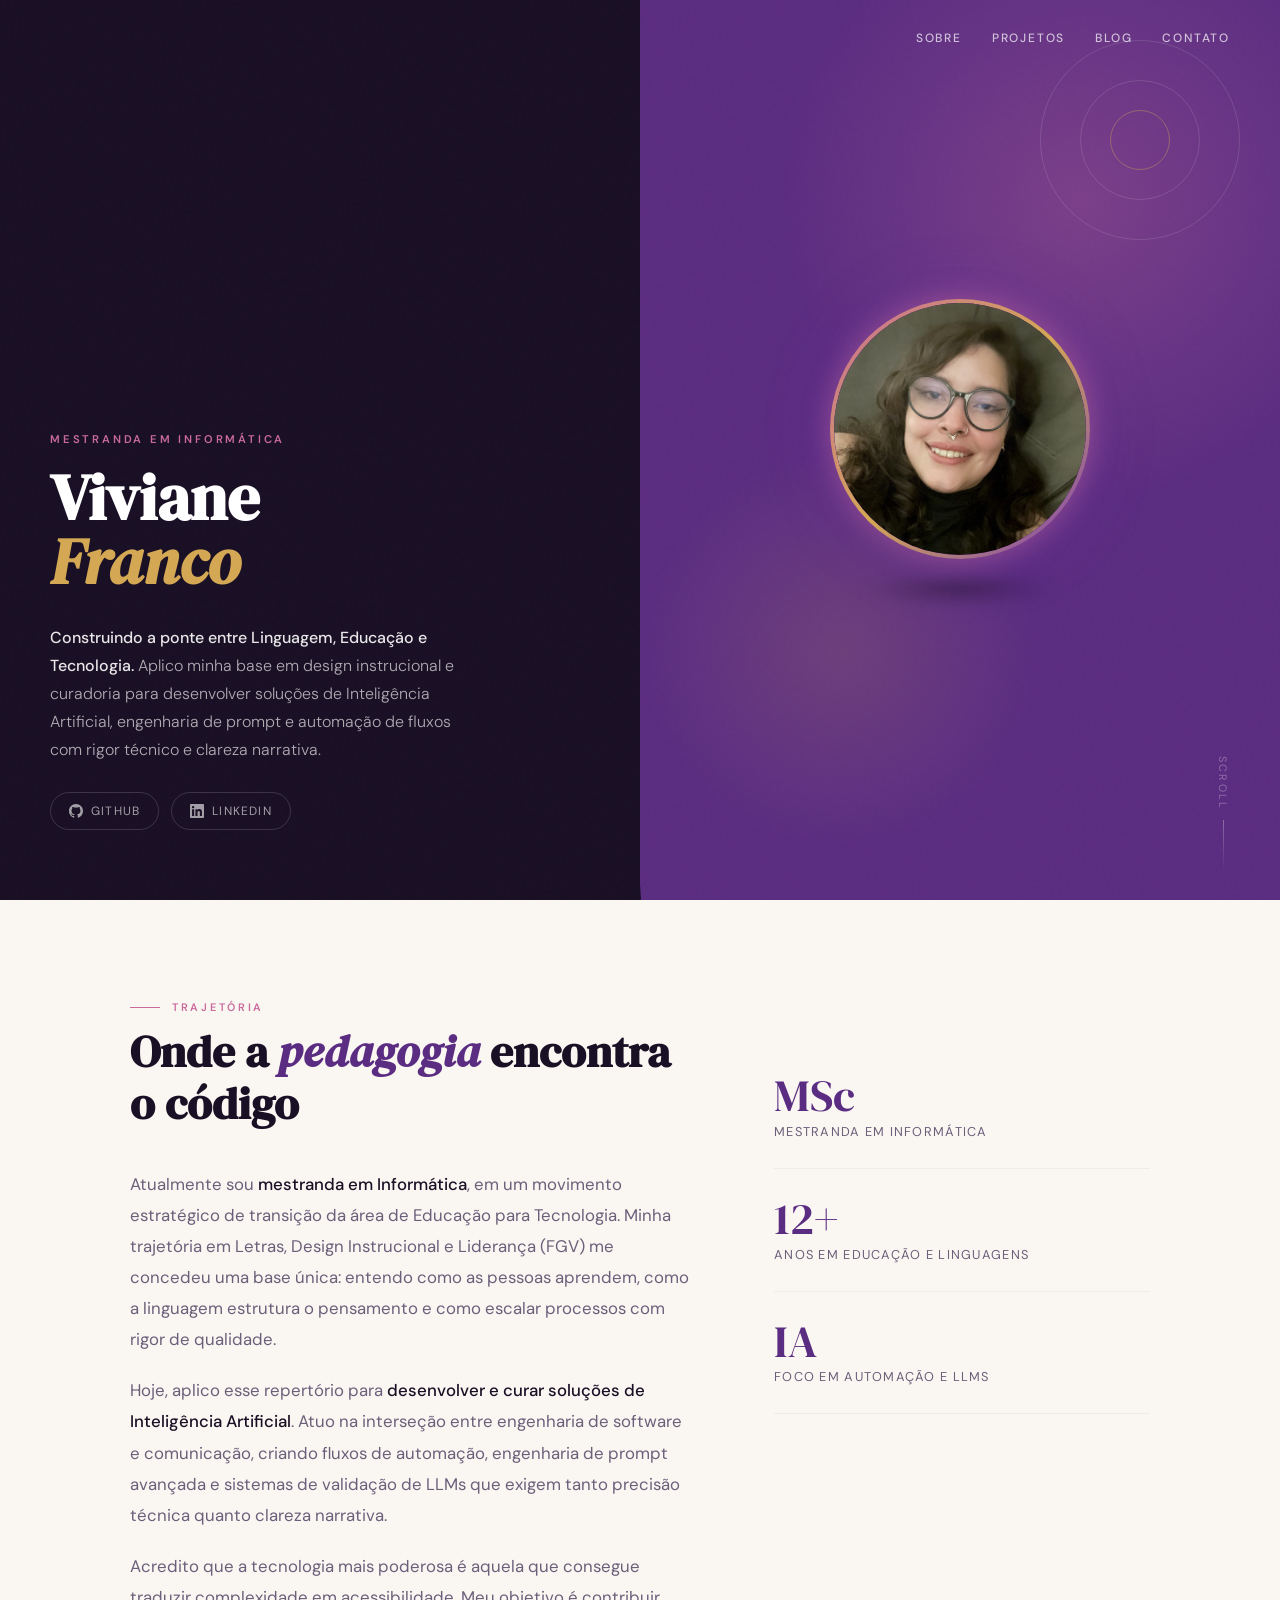
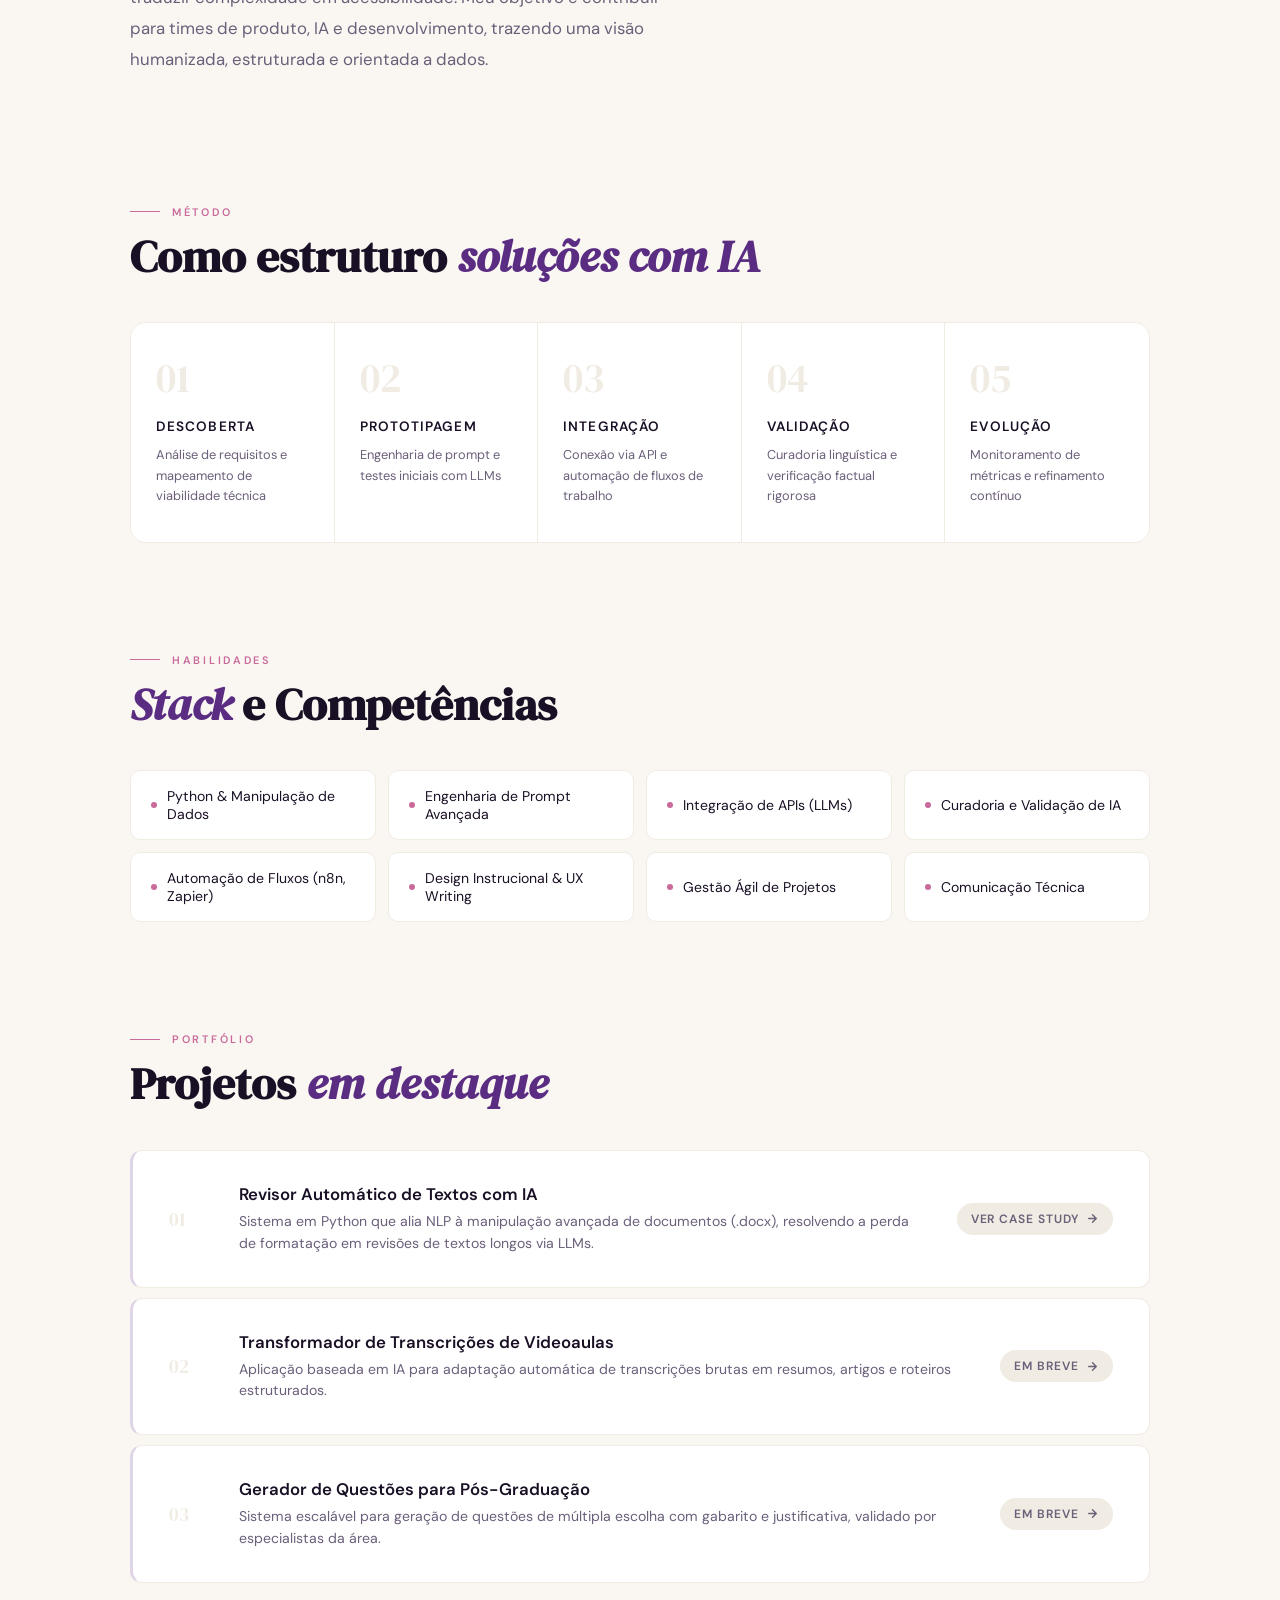
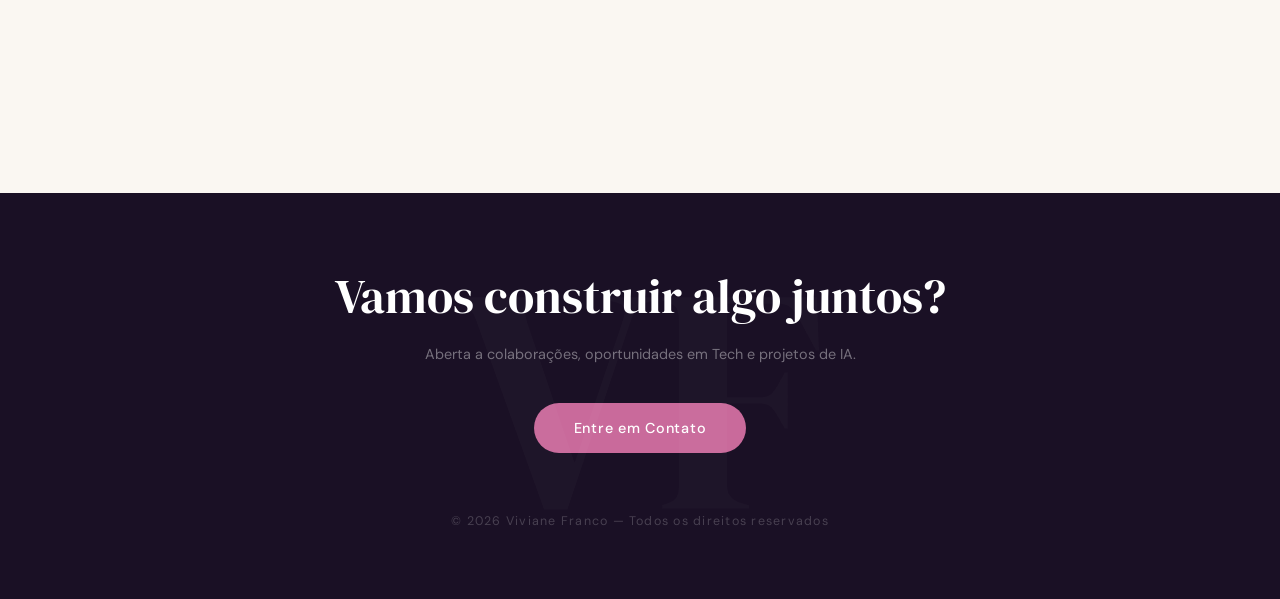
<file: index.html>
<!DOCTYPE html>
<html lang="pt-BR">
<head>
    <meta charset="UTF-8">
    <meta name="viewport" content="width=device-width, initial-scale=1.0">
    <title>Viviane Franco | Mestranda em Informática & Especialista em IA</title>
    <meta name="description" content="Viviane Franco - Mestranda em Informática em transição para a área de Tecnologia. Especialista em unir linguagem, educação e Inteligência Artificial Generativa para construir soluções inovadoras.">
    <link href="https://fonts.googleapis.com/css2?family=DM+Serif+Display:ital@0;1&family=DM+Sans:opsz,wght@9..40,300;9..40,400;9..40,500;9..40,600&display=swap" rel="stylesheet">
    <style>
        :root {
            --ink: #1a1025;
            --cream: #faf7f2;
            --mist: #f0ebe3;
            --plum: #5b2d82;
            --violet: #7c3db8;
            --rose: #c96a9b;
            --gold: #d4a853;
            --text-soft: #6b5f7a;
        }
        * { margin: 0; padding: 0; box-sizing: border-box; }
        html { scroll-behavior: smooth; }
        ::selection { background: var(--rose); color: white; }
        body {
            font-family: 'DM Sans', sans-serif;
            background: var(--cream);
            color: var(--ink);
            overflow-x: hidden;
        }
        body::before {
            content: '';
            position: fixed;
            inset: 0;
            background-image: url("data:image/svg+xml,%3Csvg viewBox='0 0 256 256' xmlns='http://www.w3.org/2000/svg'%3E%3Cfilter id='noise'%3E%3CfeTurbulence type='fractalNoise' baseFrequency='0.9' numOctaves='4' stitchTiles='stitch'/%3E%3C/filter%3E%3Crect width='100%25' height='100%25' filter='url(%23noise)' opacity='0.03'/%3E%3C/svg%3E");
            pointer-events: none;
            z-index: 1000;
            opacity: 0.4;
        }

        /* ── NAV ── */
        .top-nav {
            position: absolute;
            top: 0; left: 0; right: 0;
            padding: 30px 50px;
            display: flex;
            justify-content: flex-end;
            gap: 30px;
            z-index: 20;
        }
        .top-nav a {
            color: rgba(255,255,255,0.7);
            text-decoration: none;
            font-size: 0.75rem;
            font-weight: 500;
            letter-spacing: 0.15em;
            text-transform: uppercase;
            transition: color 0.3s;
        }
        .top-nav a:hover { color: var(--gold); }

        /* ── HEADER ── */
        header {
            min-height: 100vh;
            display: grid;
            grid-template-columns: 1fr 1fr;
            position: relative;
            overflow: hidden;
        }
        .header-left {
            background: var(--ink);
            display: flex;
            flex-direction: column;
            justify-content: flex-end;
            padding: 60px 50px 70px;
            position: relative;
            z-index: 2;
        }
        .header-left::after {
            content: '';
            position: absolute;
            top: 0; right: -1px; bottom: 0;
            width: 80px;
            background: var(--ink);
            clip-path: polygon(0 0, 30% 0, 100% 100%, 0 100%);
            z-index: 3;
        }
        .header-right {
            background: var(--plum);
            position: relative;
            overflow: hidden;
            display: flex;
            align-items: center;
            justify-content: center;
        }
        .header-right::before {
            content: '';
            position: absolute;
            width: 600px; height: 600px;
            border-radius: 50%;
            background: radial-gradient(circle, rgba(196,106,155,0.3) 0%, transparent 70%);
            top: -100px; right: -100px;
            pointer-events: none;
        }
        .header-right::after {
            content: '';
            position: absolute;
            width: 400px; height: 400px;
            border-radius: 50%;
            background: radial-gradient(circle, rgba(212,168,83,0.15) 0%, transparent 70%);
            bottom: 50px; left: 0;
            pointer-events: none;
        }

        /* ── PROFILE ── */
        .profile-container {
            position: relative; z-index: 2;
            display: flex; flex-direction: column;
            align-items: center; justify-content: center;
            padding: 50px 40px; flex-shrink: 0;
            animation: profileIn 1s ease 0.35s both;
        }
        @keyframes profileIn {
            from { opacity: 0; transform: translateY(20px); }
            to   { opacity: 1; transform: translateY(0); }
        }
        .profile-ring {
            position: relative; width: 260px; height: 260px;
            border-radius: 50%; padding: 4px;
            background: linear-gradient(135deg, var(--rose), var(--gold), var(--violet));
            box-shadow: 0 0 28px rgba(201, 106, 155, 0.5), 0 0 65px rgba(124, 61, 184, 0.3);
        }
        .profile-ring-inner {
            width: 100%; height: 100%; border-radius: 50%;
            overflow: hidden; background: var(--plum);
            position: relative; box-shadow: inset 0 0 20px rgba(0, 0, 0, 0.4);
        }
        .profile-img {
            width: 100%; height: 100%; display: block;
            object-fit: cover; object-position: center top;
            border-radius: 50%; filter: contrast(1.04) saturate(1.05);
            transition: transform 0.5s ease;
        }
        .profile-ring:hover .profile-img { transform: scale(1.04); }
        .profile-ring-inner::after {
            content: ''; position: absolute; inset: 0; border-radius: 50%;
            background: radial-gradient(circle at 32% 28%, rgba(255, 255, 255, 0.12) 0%, transparent 55%);
            pointer-events: none; z-index: 2;
        }
        .profile-fallback {
            display: none; width: 100%; height: 100%; border-radius: 50%;
            background: linear-gradient(135deg, var(--violet) 0%, var(--rose) 100%);
            align-items: center; justify-content: center; position: relative;
        }
        .profile-fallback-initials {
            font-family: 'DM Serif Display', serif;
            font-size: 5rem; color: white; letter-spacing: -2px; position: relative; z-index: 1;
        }
        .profile-shadow {
            width: 200px; height: 24px; border-radius: 50%;
            background: radial-gradient(ellipse, rgba(0,0,0,0.45) 0%, transparent 70%);
            margin-top: 18px; filter: blur(8px);
        }
        .deco-circle {
            position: absolute; border-radius: 50%;
            border: 1px solid rgba(255,255,255,0.12); pointer-events: none;
        }
        .deco-1 { width: 200px; height: 200px; top: 40px; right: 40px; }
        .deco-2 { width: 120px; height: 120px; top: 80px; right: 80px; }
        .deco-3 { width: 60px; height: 60px; top: 110px; right: 110px; border-color: var(--gold); opacity: 0.4; }

        /* ── HEADER TEXT ── */
        .eyebrow {
            font-size: 0.7rem; font-weight: 600; letter-spacing: 0.25em;
            text-transform: uppercase; color: var(--rose); margin-bottom: 20px;
        }
        .header-name {
            font-family: 'DM Serif Display', serif;
            font-size: clamp(3rem, 5vw, 5rem);
            color: white; line-height: 1; margin-bottom: 30px;
        }
        .header-name em { font-style: italic; color: var(--gold); }
        .header-tagline {
            color: rgba(255,255,255,0.65); font-size: 1rem; font-weight: 300;
            line-height: 1.75; max-width: 420px; margin-bottom: 18px;
        }
        .header-tagline strong { color: rgba(255,255,255,0.9); font-weight: 500; }
        .social-links { display: flex; gap: 12px; flex-wrap: wrap; margin-top: 10px; }
        .social-links a {
            display: flex; align-items: center; gap: 8px;
            color: rgba(255,255,255,0.6); text-decoration: none;
            font-size: 0.75rem; letter-spacing: 0.1em; text-transform: uppercase;
            border: 1px solid rgba(255,255,255,0.15); padding: 10px 18px;
            border-radius: 100px; transition: all 0.3s ease;
        }
        .social-links a:hover {
            color: white; border-color: var(--rose); background: rgba(201,106,155,0.12);
        }
        .scroll-hint {
            position: absolute; bottom: 30px; right: 50px;
            color: rgba(255,255,255,0.3); font-size: 0.68rem;
            letter-spacing: 0.2em; text-transform: uppercase;
            writing-mode: vertical-rl; display: flex; align-items: center; gap: 10px; z-index: 10;
        }
        .scroll-hint::after {
            content: ''; width: 1px; height: 50px;
            background: linear-gradient(to bottom, rgba(255,255,255,0.3), transparent);
            animation: scrollLine 1.5s ease-in-out infinite;
        }
        @keyframes scrollLine { 0%, 100% { opacity: 0.3; } 50% { opacity: 1; } }
        @keyframes fadeUp {
            from { opacity: 0; transform: translateY(30px); }
            to { opacity: 1; transform: translateY(0); }
        }
        .header-left > * { animation: fadeUp 0.8s ease forwards; opacity: 0; }
        .eyebrow { animation-delay: 0.1s; }
        .header-name { animation-delay: 0.25s; }
        .header-tagline { animation-delay: 0.4s; }
        .social-links { animation-delay: 0.55s; }

        /* ── MAIN ── */
        main { max-width: 1100px; margin: 0 auto; padding: 100px 40px; }
        .section-label {
            font-size: 0.68rem; font-weight: 600; letter-spacing: 0.25em;
            text-transform: uppercase; color: var(--rose); margin-bottom: 12px;
            display: flex; align-items: center; gap: 12px;
        }
        .section-label::before { content: ''; width: 30px; height: 1px; background: var(--rose); }
        .section-title {
            font-family: 'DM Serif Display', serif;
            font-size: clamp(2rem, 3.5vw, 3rem);
            color: var(--ink); margin-bottom: 40px; line-height: 1.15;
        }
        .section-title em { font-style: italic; color: var(--plum); }
        section { margin-bottom: 110px; }

        .sobre-grid { display: grid; grid-template-columns: 3fr 2fr; gap: 80px; align-items: start; }
        .sobre-text p {
            color: var(--text-soft); font-size: 1.05rem;
            line-height: 1.85; margin-bottom: 20px;
        }
        .sobre-text p strong { color: var(--ink); font-weight: 500; }
        .sobre-sidebar { padding-top: 20px; }
        .stat-item { padding: 28px 0; border-bottom: 1px solid var(--mist); }
        .stat-number {
            font-family: 'DM Serif Display', serif;
            font-size: 2.8rem; color: var(--plum); line-height: 1;
        }
        .stat-label {
            font-size: 0.8rem; color: var(--text-soft); margin-top: 4px;
            text-transform: uppercase; letter-spacing: 0.1em;
        }

        .process-grid {
            display: grid; grid-template-columns: repeat(5, 1fr);
            gap: 0; border: 1px solid var(--mist); border-radius: 16px; overflow: hidden;
        }
        .process-step { padding: 35px 25px; background: white; transition: background 0.3s; }
        .process-step:not(:last-child) { border-right: 1px solid var(--mist); }
        .process-step:hover { background: var(--ink); }
        .process-step:hover .step-num, .process-step:hover .step-title, .process-step:hover .step-desc { color: rgba(255,255,255,0.8); }
        .process-step:hover .step-num { color: var(--gold); }
        .step-num {
            font-family: 'DM Serif Display', serif; font-size: 2.5rem;
            color: var(--mist); line-height: 1; margin-bottom: 20px; transition: color 0.3s;
        }
        .step-title {
            font-size: 0.85rem; font-weight: 600; text-transform: uppercase;
            letter-spacing: 0.08em; color: var(--ink); margin-bottom: 10px; transition: color 0.3s;
        }
        .step-desc { font-size: 0.8rem; color: var(--text-soft); line-height: 1.6; transition: color 0.3s; }

        .skills-grid {
            display: grid; grid-template-columns: repeat(auto-fill, minmax(220px, 1fr)); gap: 12px;
        }
        .skill-tag {
            background: white; border: 1px solid var(--mist); padding: 16px 20px;
            border-radius: 10px; font-size: 0.88rem; color: var(--ink);
            display: flex; align-items: center; gap: 10px; transition: all 0.25s; cursor: default;
        }
        .skill-tag::before {
            content: ''; width: 6px; height: 6px; border-radius: 50%;
            background: var(--rose); flex-shrink: 0;
        }
        .skill-tag:hover {
            border-color: var(--plum); color: var(--plum); transform: translateY(-2px);
            box-shadow: 0 8px 20px rgba(91,45,130,0.08);
        }

        .projects-list { display: flex; flex-direction: column; gap: 10px; }
        .project-item {
            display: grid; grid-template-columns: auto 1fr auto; align-items: center;
            gap: 30px; padding: 32px 36px; background: white; border-radius: 12px;
            text-decoration: none; color: var(--ink); transition: all 0.3s ease;
            border: 1px solid var(--mist); border-left: 3px solid rgba(91,45,130,0.2); cursor: pointer;
        }
        .project-item:hover {
            border-color: var(--plum); border-left-color: var(--plum);
            transform: translateX(6px); box-shadow: -4px 0 0 var(--plum), 0 12px 35px rgba(91,45,130,0.08);
        }
        .project-num {
            font-family: 'DM Serif Display', serif; font-size: 1.2rem;
            color: var(--mist); min-width: 40px; transition: color 0.3s;
        }
        .project-item:hover .project-num { color: var(--plum); }
        .project-title { font-size: 1.05rem; font-weight: 600; margin-bottom: 6px; }
        .project-desc { font-size: 0.88rem; color: var(--text-soft); line-height: 1.55; }
        .project-cta {
            display: flex; align-items: center; gap: 7px; font-size: 0.75rem;
            font-weight: 600; letter-spacing: 0.08em; text-transform: uppercase;
            color: var(--text-soft); background: var(--mist); padding: 8px 14px;
            border-radius: 100px; white-space: nowrap; flex-shrink: 0; transition: all 0.3s ease;
        }
        .project-cta svg { transition: transform 0.3s ease; }
        .project-item:hover .project-cta { background: var(--plum); color: white; }
        .project-item:hover .project-cta svg { transform: translateX(3px); }

        footer {
            background: var(--ink); padding: 70px 40px; text-align: center;
            position: relative; overflow: hidden;
        }
        footer::before {
            content: 'VF'; position: absolute; font-family: 'DM Serif Display', serif;
            font-size: 20rem; color: rgba(255,255,255,0.02); left: 50%; top: 50%;
            transform: translate(-50%, -50%); user-select: none; pointer-events: none;
        }
        .footer-title {
            font-family: 'DM Serif Display', serif; font-size: clamp(1.8rem, 4vw, 3rem);
            color: white; margin-bottom: 16px;
        }
        .footer-sub { color: rgba(255,255,255,0.4); font-size: 0.9rem; margin-bottom: 40px; }
        .contact-btn {
            display: inline-block; padding: 16px 40px; background: var(--rose);
            color: white; text-decoration: none; border-radius: 100px; font-size: 0.9rem;
            font-weight: 500; letter-spacing: 0.05em; transition: all 0.3s;
        }
        .contact-btn:hover {
            background: var(--gold); color: var(--ink); transform: translateY(-2px);
            box-shadow: 0 12px 30px rgba(212,168,83,0.3);
        }
        .footer-copy { margin-top: 60px; color: rgba(255,255,255,0.2); font-size: 0.78rem; letter-spacing: 0.1em; }

        @media (max-width: 900px) {
            header { grid-template-columns: 1fr; min-height: auto; }
            .top-nav { justify-content: center; padding: 20px; }
            .header-left { padding: 100px 30px 60px; order: 2; }
            .header-left::after { display: none; }
            .header-right { order: 1; min-height: 340px; }
            .profile-ring { width: 200px; height: 200px; }
            .profile-shadow { width: 150px; }
            .sobre-grid { grid-template-columns: 1fr; gap: 40px; }
            .process-grid { grid-template-columns: 1fr 1fr; }
            .process-step:nth-child(2) { border-right: none; }
            .process-step:not(:last-child) { border-bottom: 1px solid var(--mist); }
            main { padding: 70px 25px; }
        }
        @media (max-width: 600px) {
            .process-grid { grid-template-columns: 1fr; }
            .process-step:not(:last-child) { border-right: none; }
            .project-item { grid-template-columns: 1fr auto; gap: 16px; padding: 22px 18px; }
            .project-num { display: none; }
            .project-cta span { display: none; }
            .project-cta { padding: 8px 10px; }
            .profile-ring { width: 160px; height: 160px; }
            .profile-shadow { width: 120px; }
        }
    </style>
</head>
<body>

<header>
    <nav class="top-nav">
        <a href="#sobre">Sobre</a>
        <a href="#projetos">Projetos</a>
        <a href="blog.html">Blog</a>
        <a href="#contato">Contato</a>
    </nav>
    <div class="header-left">
        <p class="eyebrow">Mestranda em Informática</p>
        <h1 class="header-name">Viviane<br><em>Franco</em></h1>
        <p class="header-tagline">
            <strong>Construindo a ponte entre Linguagem, Educação e Tecnologia.</strong> 
            Aplico minha base em design instrucional e curadoria para desenvolver soluções de Inteligência Artificial, engenharia de prompt e automação de fluxos com rigor técnico e clareza narrativa.
        </p>
        <div class="social-links">
            <a href="https://github.com/vivianefranco" aria-label="GitHub">
                <svg width="14" height="14" viewBox="0 0 24 24" fill="currentColor"><path d="M12 0c-6.626 0-12 5.373-12 12 0 5.302 3.438 9.8 8.207 11.387.599.111.793-.261.793-.577v-2.234c-3.338.726-4.033-1.416-4.033-1.416-.546-1.387-1.333-1.756-1.333-1.756-1.089-.745.083-.729.083-.729 1.205.084 1.839 1.237 1.839 1.237 1.07 1.834 2.807 1.304 3.492.997.107-.775.418-1.305.762-1.604-2.665-.305-5.467-1.334-5.467-5.931 0-1.311.469-2.381 1.236-3.221-.124-.303-.535-1.524.117-3.176 0 0 1.008-.322 3.301 1.23.957-.266 1.983-.399 3.003-.404 1.02.005 2.047.138 3.006.404 2.291-1.552 3.297-1.23 3.297-1.23.653 1.653.242 2.874.118 3.176.77.84 1.235 1.911 1.235 3.221 0 4.609-2.807 5.624-5.479 5.921.43.372.823 1.102.823 2.222v3.293c0 .319.192.694.801.576 4.765-1.589 8.199-6.086 8.199-11.386 0-6.627-5.373-12-12-12z"/></svg>
                GitHub
            </a>
            <a href="https://www.linkedin.com/in/viviane-francos/" aria-label="LinkedIn">
                <svg width="14" height="14" viewBox="0 0 24 24" fill="currentColor"><path d="M20.447 20.452h-3.554v-5.569c0-1.328-.027-3.037-1.852-3.037-1.853 0-2.136 1.445-2.136 2.939v5.667H9.351V9h3.414v1.561h.046c.477-.9 1.637-1.85 3.37-1.85 3.601 0 4.267 2.37 4.267 5.455v6.286zM5.337 7.433c-1.144 0-2.063-.926-2.063-2.065 0-1.138.92-2.063 2.063-2.063 1.14 0 2.064.925 2.064 2.063 0 1.139-.925 2.065-2.064 2.065zm1.782 13.019H3.555V9h3.564v11.452zM22.225 0H1.771C.792 0 0 .774 0 1.729v20.542C0 23.227.792 24 1.771 24h20.451C23.2 24 24 23.227 24 22.271V1.729C24 .774 23.2 0 22.222 0h.003z"/></svg>
                LinkedIn
            </a>
        </div>
    </div>

    <div class="header-right">
        <div class="deco-circle deco-1"></div>
        <div class="deco-circle deco-2"></div>
        <div class="deco-circle deco-3"></div>
        <div class="profile-container" id="profileContainer">
            <div class="profile-ring">
                <div class="profile-ring-inner">
                    <img src="profile.png" alt="Foto de Viviane Franco" class="profile-img" id="profileImg" onerror="handlePhotoError()">
                    <div class="profile-fallback" id="profileFallback" aria-label="Viviane Franco">
                        <span class="profile-fallback-initials">VF</span>
                    </div>
                </div>
            </div>
            <div class="profile-shadow"></div>
        </div>
    </div>
    <div class="scroll-hint" aria-hidden="true">scroll</div>
</header>

<main>
    <section id="sobre">
        <div class="section-label">Trajetória</div>
        <div class="sobre-grid">
            <div class="sobre-text">
                <h2 class="section-title">Onde a <em>pedagogia</em> encontra o código</h2>
                <p>
                    Atualmente sou <strong>mestranda em Informática</strong>, em um movimento estratégico de transição da área de Educação para Tecnologia. Minha trajetória em Letras, Design Instrucional e Liderança (FGV) me concedeu uma base única: entendo como as pessoas aprendem, como a linguagem estrutura o pensamento e como escalar processos com rigor de qualidade.
                </p>
                <p>
                    Hoje, aplico esse repertório para <strong>desenvolver e curar soluções de Inteligência Artificial</strong>. Atuo na interseção entre engenharia de software e comunicação, criando fluxos de automação, engenharia de prompt avançada e sistemas de validação de LLMs que exigem tanto precisão técnica quanto clareza narrativa.
                </p>
                <p>
                    Acredito que a tecnologia mais poderosa é aquela que consegue traduzir complexidade em acessibilidade. Meu objetivo é contribuir para times de produto, IA e desenvolvimento, trazendo uma visão humanizada, estruturada e orientada a dados.
                </p>
            </div>
            <div class="sobre-sidebar">
                <div class="stat-item">
                    <div class="stat-number">MSc</div>
                    <div class="stat-label">Mestranda em Informática</div>
                </div>
                <div class="stat-item">
                    <div class="stat-number">12+</div>
                    <div class="stat-label">Anos em Educação e Linguagens</div>
                </div>
                <div class="stat-item">
                    <div class="stat-number">IA</div>
                    <div class="stat-label">Foco em Automação e LLMs</div>
                </div>
            </div>
        </div>
    </section>

    <section>
        <div class="section-label">Método</div>
        <h2 class="section-title">Como estruturo <em>soluções com IA</em></h2>
        <div class="process-grid">
            <div class="process-step">
                <div class="step-num">01</div>
                <div class="step-title">Descoberta</div>
                <div class="step-desc">Análise de requisitos e mapeamento de viabilidade técnica</div>
            </div>
            <div class="process-step">
                <div class="step-num">02</div>
                <div class="step-title">Prototipagem</div>
                <div class="step-desc">Engenharia de prompt e testes iniciais com LLMs</div>
            </div>
            <div class="process-step">
                <div class="step-num">03</div>
                <div class="step-title">Integração</div>
                <div class="step-desc">Conexão via API e automação de fluxos de trabalho</div>
            </div>
            <div class="process-step">
                <div class="step-num">04</div>
                <div class="step-title">Validação</div>
                <div class="step-desc">Curadoria linguística e verificação factual rigorosa</div>
            </div>
            <div class="process-step">
                <div class="step-num">05</div>
                <div class="step-title">Evolução</div>
                <div class="step-desc">Monitoramento de métricas e refinamento contínuo</div>
            </div>
        </div>
    </section>

    <section>
        <div class="section-label">Habilidades</div>
        <h2 class="section-title"><em>Stack</em> e Competências</h2>
        <div class="skills-grid">
            <div class="skill-tag">Python & Manipulação de Dados</div>
            <div class="skill-tag">Engenharia de Prompt Avançada</div>
            <div class="skill-tag">Integração de APIs (LLMs)</div>
            <div class="skill-tag">Curadoria e Validação de IA</div>
            <div class="skill-tag">Automação de Fluxos (n8n, Zapier)</div>
            <div class="skill-tag">Design Instrucional & UX Writing</div>
            <div class="skill-tag">Gestão Ágil de Projetos</div>
            <div class="skill-tag">Comunicação Técnica</div>
        </div>
    </section>

    <section id="projetos">
        <div class="section-label">Portfólio</div>
        <h2 class="section-title">Projetos <em>em destaque</em></h2>
        <div class="projects-list">
            
            <!-- PROJETO 1: LINK ATUALIZADO PARA A PÁGINA DE CASE STUDY -->
            <a href="projeto-revisor.html" class="project-item">
                <div class="project-num">01</div>
                <div>
                    <div class="project-title">Revisor Automático de Textos com IA</div>
                    <div class="project-desc">Sistema em Python que alia NLP à manipulação avançada de documentos (.docx), resolvendo a perda de formatação em revisões de textos longos via LLMs.</div>
                </div>
                <div class="project-cta">
                    <span>Ver Case Study</span>
                    <svg width="13" height="13" viewBox="0 0 24 24" fill="none" stroke="currentColor" stroke-width="2.5" stroke-linecap="round" stroke-linejoin="round"><path d="M5 12h14M12 5l7 7-7 7"/></svg>
                </div>
            </a>

            <a href="#" class="project-item">
                <div class="project-num">02</div>
                <div>
                    <div class="project-title">Transformador de Transcrições de Videoaulas</div>
                    <div class="project-desc">Aplicação baseada em IA para adaptação automática de transcrições brutas em resumos, artigos e roteiros estruturados.</div>
                </div>
                <div class="project-cta">
                    <span>Em breve</span>
                    <svg width="13" height="13" viewBox="0 0 24 24" fill="none" stroke="currentColor" stroke-width="2.5" stroke-linecap="round" stroke-linejoin="round"><path d="M5 12h14M12 5l7 7-7 7"/></svg>
                </div>
            </a>

            <a href="#" class="project-item">
                <div class="project-num">03</div>
                <div>
                    <div class="project-title">Gerador de Questões para Pós-Graduação</div>
                    <div class="project-desc">Sistema escalável para geração de questões de múltipla escolha com gabarito e justificativa, validado por especialistas da área.</div>
                </div>
                <div class="project-cta">
                    <span>Em breve</span>
                    <svg width="13" height="13" viewBox="0 0 24 24" fill="none" stroke="currentColor" stroke-width="2.5" stroke-linecap="round" stroke-linejoin="round"><path d="M5 12h14M12 5l7 7-7 7"/></svg>
                </div>
            </a>

        </div>
    </section>
</main>

<footer id="contato">
    <p class="footer-title">Vamos construir algo juntos?</p>
    <p class="footer-sub">Aberta a colaborações, oportunidades em Tech e projetos de IA.</p>
    <a href="mailto:vivianefrancodasilva@gmail.com" class="contact-btn">Entre em Contato</a>
    <p class="footer-copy">© 2026 Viviane Franco — Todos os direitos reservados</p>
</footer>

<script>
    function handlePhotoError() {
        document.getElementById('profileImg').style.display = 'none';
        document.getElementById('profileFallback').style.display = 'flex';
    }
</script>
</body>
</html>
</file>
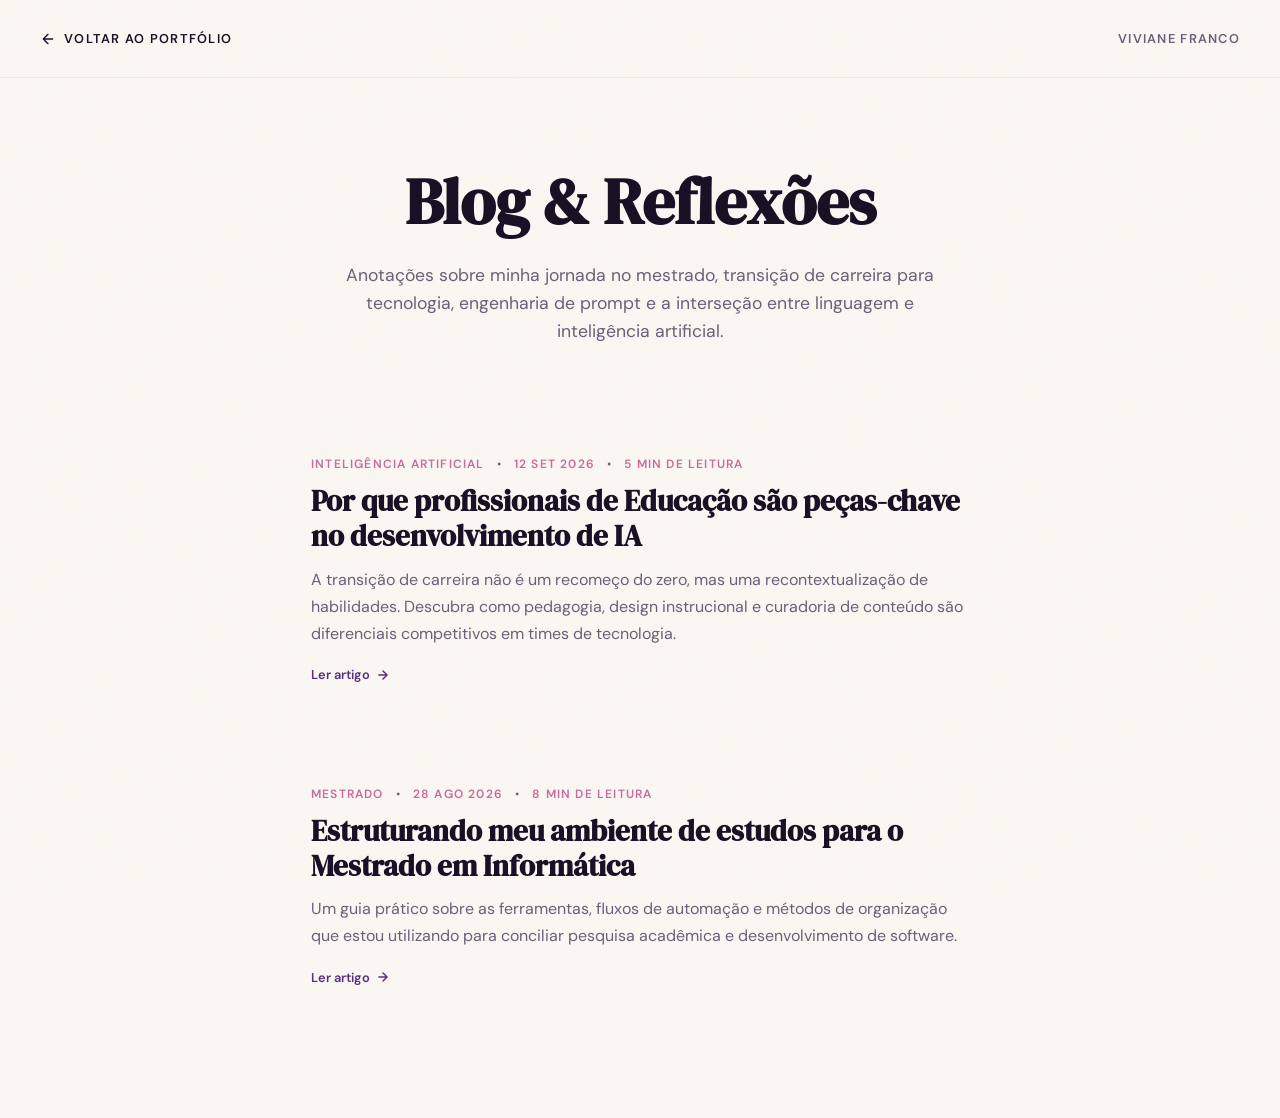
<file: blog.html>
<!DOCTYPE html>
<html lang="pt-BR">
<head>
    <meta charset="UTF-8">
    <meta name="viewport" content="width=device-width, initial-scale=1.0">
    <title>Blog | Viviane Franco</title>
    <link href="https://fonts.googleapis.com/css2?family=DM+Serif+Display:ital@0;1&family=DM+Sans:opsz,wght@9..40,300;9..40,400;9..40,500;9..40,600&display=swap" rel="stylesheet">
    <style>
        :root { --ink: #1a1025; --cream: #faf7f2; --mist: #f0ebe3; --plum: #5b2d82; --violet: #7c3db8; --rose: #c96a9b; --gold: #d4a853; --text-soft: #6b5f7a; }
        * { margin: 0; padding: 0; box-sizing: border-box; }
        ::selection { background: var(--rose); color: white; }
        body { font-family: 'DM Sans', sans-serif; background: var(--cream); color: var(--ink); overflow-x: hidden; }
        body::before { content: ''; position: fixed; inset: 0; background-image: url("data:image/svg+xml,%3Csvg viewBox='0 0 256 256' xmlns='http://www.w3.org/2000/svg'%3E%3Cfilter id='noise'%3E%3CfeTurbulence type='fractalNoise' baseFrequency='0.9' numOctaves='4' stitchTiles='stitch'/%3E%3C/filter%3E%3Crect width='100%25' height='100%25' filter='url(%23noise)' opacity='0.03'/%3E%3C/svg%3E"); pointer-events: none; z-index: 1000; opacity: 0.4; }
        
        .top-bar { padding: 30px 40px; display: flex; justify-content: space-between; align-items: center; border-bottom: 1px solid var(--mist); }
        .top-bar a { text-decoration: none; color: var(--ink); font-size: 0.8rem; font-weight: 600; letter-spacing: 0.1em; text-transform: uppercase; display: flex; align-items: center; gap: 8px; transition: color 0.3s; }
        .top-bar a:hover { color: var(--plum); }
        
        .blog-header { max-width: 800px; margin: 80px auto 40px; padding: 0 40px; text-align: center; }
        .blog-header h1 { font-family: 'DM Serif Display', serif; font-size: clamp(2.5rem, 5vw, 4rem); color: var(--ink); margin-bottom: 16px; }
        .blog-header p { color: var(--text-soft); font-size: 1.1rem; line-height: 1.6; max-width: 600px; margin: 0 auto; }

        .blog-list { max-width: 800px; margin: 0 auto; padding: 40px 40px 100px; display: flex; flex-direction: column; gap: 40px; }
        .article-card { text-decoration: none; color: inherit; display: block; padding: 30px; border-radius: 12px; border: 1px solid transparent; transition: all 0.3s ease; }
        .article-card:hover { background: white; border-color: var(--mist); transform: translateY(-4px); box-shadow: 0 12px 30px rgba(91,45,130,0.06); }
        .article-meta { font-size: 0.75rem; font-weight: 600; letter-spacing: 0.1em; text-transform: uppercase; color: var(--rose); margin-bottom: 12px; display: flex; gap: 12px; }
        .article-meta span { color: var(--text-soft); font-weight: 400; }
        .article-title { font-family: 'DM Serif Display', serif; font-size: 1.8rem; color: var(--ink); margin-bottom: 12px; line-height: 1.2; }
        .article-excerpt { color: var(--text-soft); font-size: 1rem; line-height: 1.7; margin-bottom: 16px; }
        .read-more { font-size: 0.8rem; font-weight: 600; color: var(--plum); display: inline-flex; align-items: center; gap: 6px; }
        .read-more svg { transition: transform 0.3s; }
        .article-card:hover .read-more svg { transform: translateX(4px); }
    </style>
</head>
<body>
    <div class="top-bar">
        <a href="index.html">
            <svg width="16" height="16" viewBox="0 0 24 24" fill="none" stroke="currentColor" stroke-width="2" stroke-linecap="round" stroke-linejoin="round"><path d="M19 12H5M12 19l-7-7 7-7"/></svg>
            Voltar ao Portfólio
        </a>
        <span style="font-size: 0.8rem; font-weight: 600; letter-spacing: 0.1em; text-transform: uppercase; color: var(--text-soft);">Viviane Franco</span>
    </div>

    <div class="blog-header">
        <h1>Blog & Reflexões</h1>
        <p>Anotações sobre minha jornada no mestrado, transição de carreira para tecnologia, engenharia de prompt e a interseção entre linguagem e inteligência artificial.</p>
    </div>

    <div class="blog-list">
        <!-- Artigo 1 -->
        <a href="post.html" class="article-card">
            <div class="article-meta">Inteligência Artificial <span>•</span> 12 Set 2026 <span>•</span> 5 min de leitura</div>
            <h2 class="article-title">Por que profissionais de Educação são peças-chave no desenvolvimento de IA</h2>
            <p class="article-excerpt">A transição de carreira não é um recomeço do zero, mas uma recontextualização de habilidades. Descubra como pedagogia, design instrucional e curadoria de conteúdo são diferenciais competitivos em times de tecnologia.</p>
            <div class="read-more">Ler artigo <svg width="14" height="14" viewBox="0 0 24 24" fill="none" stroke="currentColor" stroke-width="2.5" stroke-linecap="round" stroke-linejoin="round"><path d="M5 12h14M12 5l7 7-7 7"/></svg></div>
        </a>

        <!-- Artigo 2 -->
        <a href="post.html" class="article-card">
            <div class="article-meta">Mestrado <span>•</span> 28 Ago 2026 <span>•</span> 8 min de leitura</div>
            <h2 class="article-title">Estruturando meu ambiente de estudos para o Mestrado em Informática</h2>
            <p class="article-excerpt">Um guia prático sobre as ferramentas, fluxos de automação e métodos de organização que estou utilizando para conciliar pesquisa acadêmica e desenvolvimento de software.</p>
            <div class="read-more">Ler artigo <svg width="14" height="14" viewBox="0 0 24 24" fill="none" stroke="currentColor" stroke-width="2.5" stroke-linecap="round" stroke-linejoin="round"><path d="M5 12h14M12 5l7 7-7 7"/></svg></div>
        </a>
    </div>
</body>
</html>
</file>
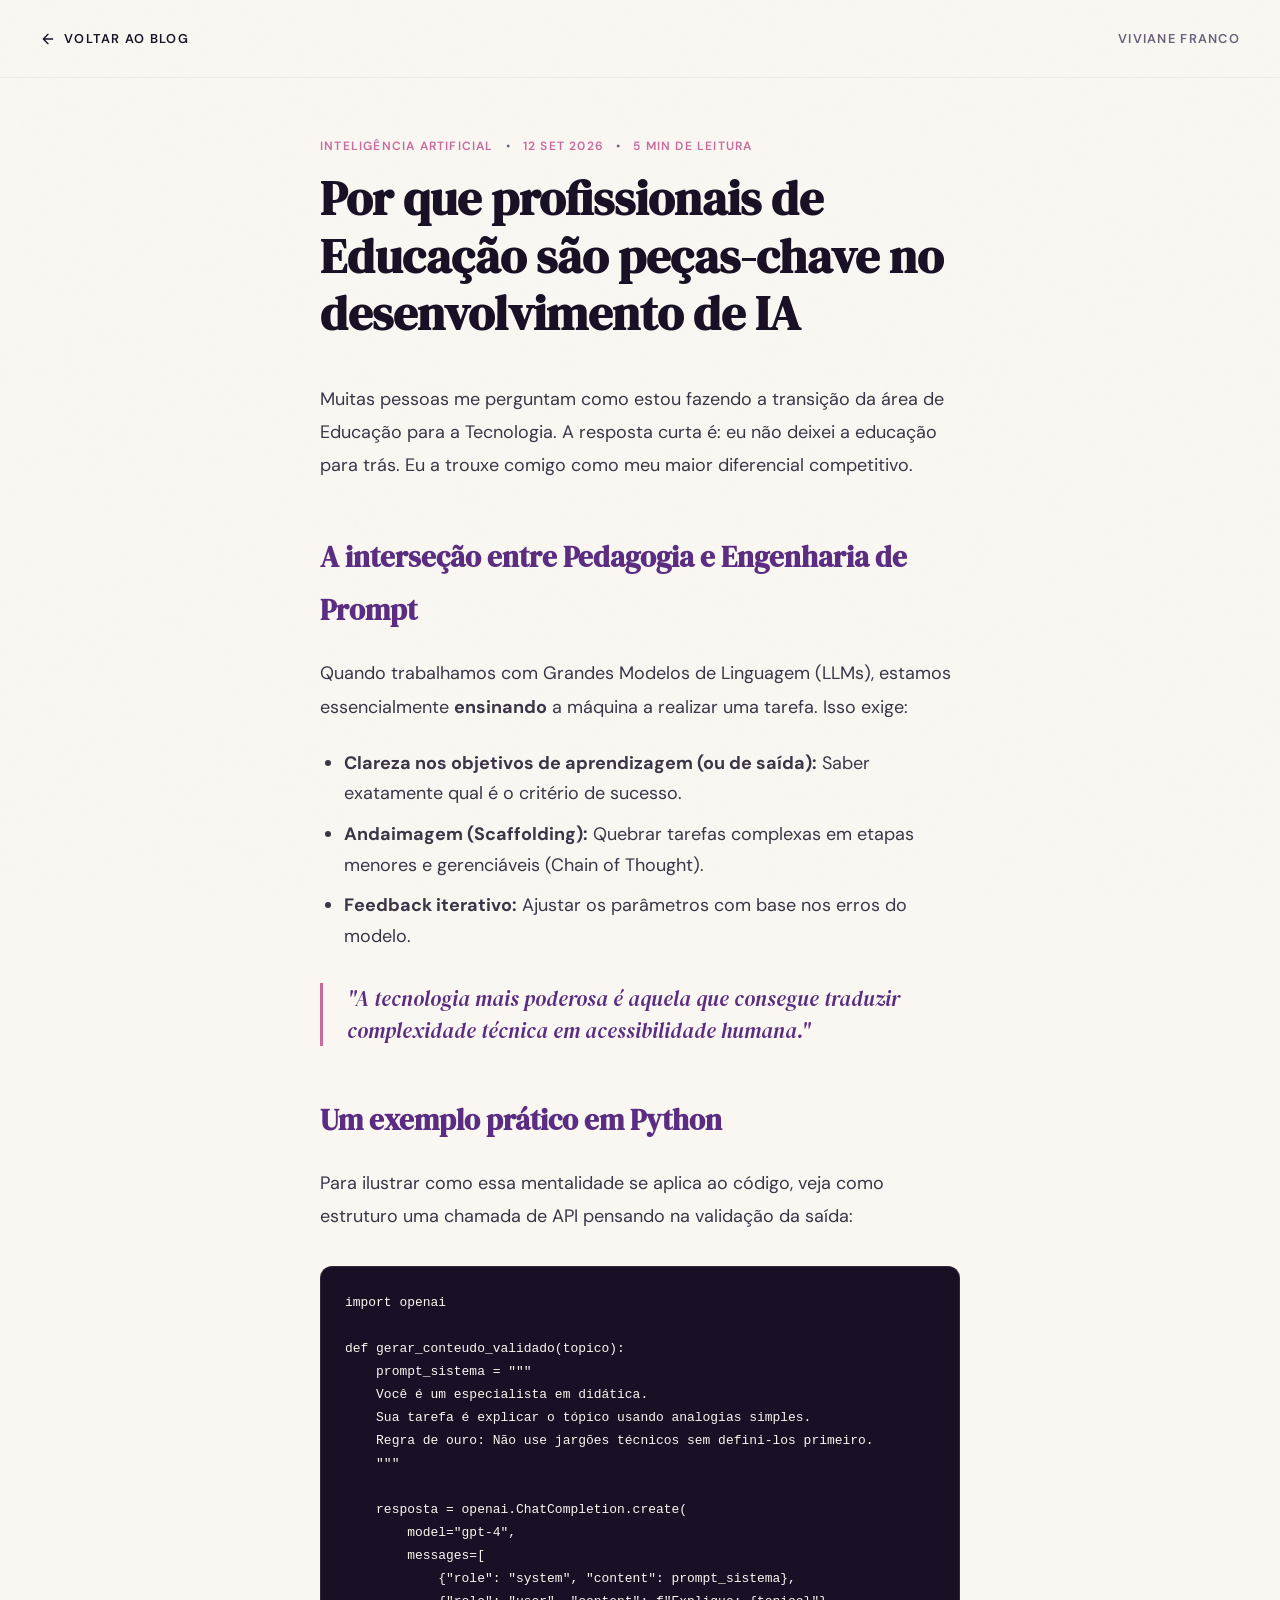
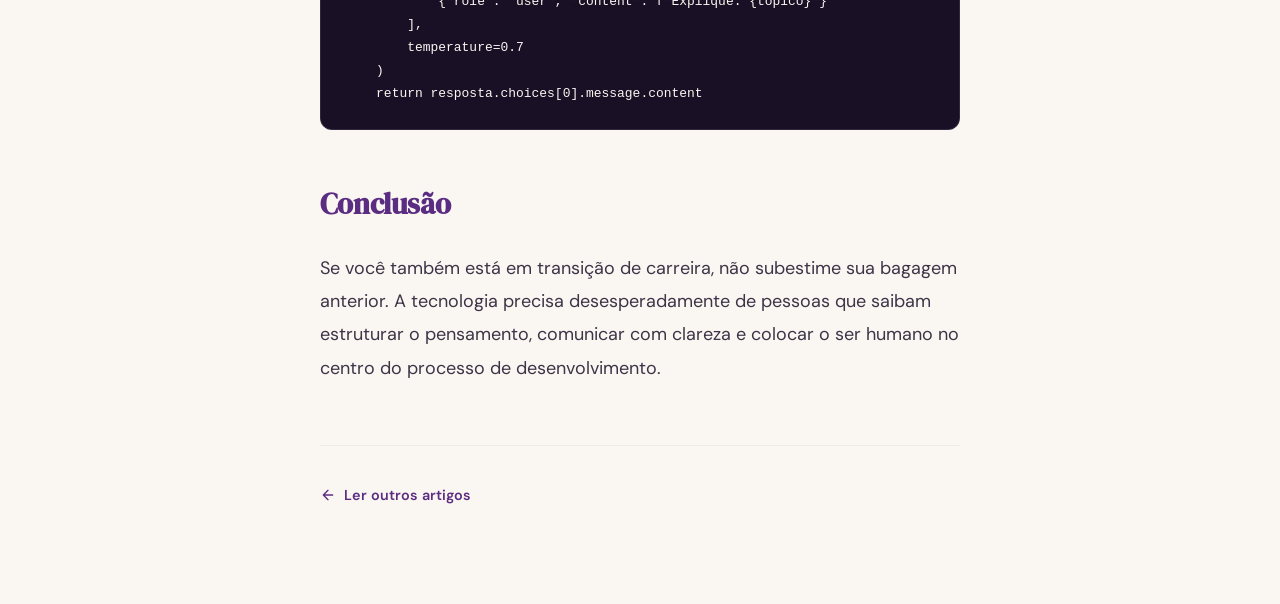
<file: post.html>
<!DOCTYPE html>
<html lang="pt-BR">
<head>
    <meta charset="UTF-8">
    <meta name="viewport" content="width=device-width, initial-scale=1.0">
    <title>Por que profissionais de Educação são peças-chave no desenvolvimento de IA | Viviane Franco</title>
    <link href="https://fonts.googleapis.com/css2?family=DM+Serif+Display:ital@0;1&family=DM+Sans:opsz,wght@9..40,300;9..40,400;9..40,500;9..40,600&display=swap" rel="stylesheet">
    <style>
        :root { --ink: #1a1025; --cream: #faf7f2; --mist: #f0ebe3; --plum: #5b2d82; --violet: #7c3db8; --rose: #c96a9b; --gold: #d4a853; --text-soft: #6b5f7a; }
        * { margin: 0; padding: 0; box-sizing: border-box; }
        ::selection { background: var(--rose); color: white; }
        body { font-family: 'DM Sans', sans-serif; background: var(--cream); color: var(--ink); overflow-x: hidden; }
        body::before { content: ''; position: fixed; inset: 0; background-image: url("data:image/svg+xml,%3Csvg viewBox='0 0 256 256' xmlns='http://www.w3.org/2000/svg'%3E%3Cfilter id='noise'%3E%3CfeTurbulence type='fractalNoise' baseFrequency='0.9' numOctaves='4' stitchTiles='stitch'/%3E%3C/filter%3E%3Crect width='100%25' height='100%25' filter='url(%23noise)' opacity='0.03'/%3E%3C/svg%3E"); pointer-events: none; z-index: 1000; opacity: 0.4; }
        
        .top-bar { padding: 30px 40px; display: flex; justify-content: space-between; align-items: center; border-bottom: 1px solid var(--mist); }
        .top-bar a { text-decoration: none; color: var(--ink); font-size: 0.8rem; font-weight: 600; letter-spacing: 0.1em; text-transform: uppercase; display: flex; align-items: center; gap: 8px; transition: color 0.3s; }
        .top-bar a:hover { color: var(--plum); }

        .post-container { max-width: 720px; margin: 0 auto; padding: 60px 40px 100px; }
        .post-meta { font-size: 0.75rem; font-weight: 600; letter-spacing: 0.1em; text-transform: uppercase; color: var(--rose); margin-bottom: 16px; display: flex; gap: 12px; align-items: center; }
        .post-meta span { color: var(--text-soft); font-weight: 400; }
        
        .post-title { font-family: 'DM Serif Display', serif; font-size: clamp(2rem, 4vw, 3rem); color: var(--ink); line-height: 1.2; margin-bottom: 40px; }
        
        .post-content { font-size: 1.125rem; line-height: 1.85; color: var(--ink); }
        .post-content p { margin-bottom: 24px; color: #3d3447; }
        .post-content h2 { font-family: 'DM Serif Display', serif; font-size: 1.8rem; color: var(--plum); margin-top: 48px; margin-bottom: 20px; }
        .post-content h3 { font-family: 'DM Serif Display', serif; font-size: 1.4rem; color: var(--ink); margin-top: 36px; margin-bottom: 16px; }
        
        .post-content blockquote {
            border-left: 3px solid var(--rose); padding-left: 24px; margin: 32px 0;
            font-family: 'DM Serif Display', serif; font-size: 1.3rem; font-style: italic;
            color: var(--plum); line-height: 1.5;
        }
        
        .post-content ul, .post-content ol { margin-bottom: 24px; padding-left: 24px; color: #3d3447; }
        .post-content li { margin-bottom: 10px; line-height: 1.7; }
        
        /* Estilização elegante para código (mostra suas habilidades em informática) */
        pre {
            background: var(--ink); color: var(--cream); padding: 24px; border-radius: 12px;
            overflow-x: auto; font-family: 'Courier New', Courier, monospace; font-size: 0.9rem;
            line-height: 1.6; margin: 32px 0; border: 1px solid rgba(255,255,255,0.1);
        }
        code { font-family: 'Courier New', Courier, monospace; background: rgba(91, 45, 130, 0.1); color: var(--plum); padding: 2px 6px; border-radius: 4px; font-size: 0.9em; }
        pre code { background: transparent; color: inherit; padding: 0; }

        .post-footer { margin-top: 60px; padding-top: 40px; border-top: 1px solid var(--mist); display: flex; justify-content: space-between; align-items: center; }
        .back-link { text-decoration: none; color: var(--plum); font-weight: 600; font-size: 0.9rem; display: flex; align-items: center; gap: 8px; transition: gap 0.3s; }
        .back-link:hover { gap: 12px; }
    </style>
</head>
<body>
    <div class="top-bar">
        <a href="blog.html">
            <svg width="16" height="16" viewBox="0 0 24 24" fill="none" stroke="currentColor" stroke-width="2" stroke-linecap="round" stroke-linejoin="round"><path d="M19 12H5M12 19l-7-7 7-7"/></svg>
            Voltar ao Blog
        </a>
        <span style="font-size: 0.8rem; font-weight: 600; letter-spacing: 0.1em; text-transform: uppercase; color: var(--text-soft);">Viviane Franco</span>
    </div>

    <article class="post-container">
        <div class="post-meta">Inteligência Artificial <span>•</span> 12 Set 2026 <span>•</span> 5 min de leitura</div>
        <h1 class="post-title">Por que profissionais de Educação são peças-chave no desenvolvimento de IA</h1>
        
        <div class="post-content">
            <p>Muitas pessoas me perguntam como estou fazendo a transição da área de Educação para a Tecnologia. A resposta curta é: eu não deixei a educação para trás. Eu a trouxe comigo como meu maior diferencial competitivo.</p>
            
            <h2>A interseção entre Pedagogia e Engenharia de Prompt</h2>
            <p>Quando trabalhamos com Grandes Modelos de Linguagem (LLMs), estamos essencialmente <strong>ensinando</strong> a máquina a realizar uma tarefa. Isso exige:</p>
            <ul>
                <li><strong>Clareza nos objetivos de aprendizagem (ou de saída):</strong> Saber exatamente qual é o critério de sucesso.</li>
                <li><strong>Andaimagem (Scaffolding):</strong> Quebrar tarefas complexas em etapas menores e gerenciáveis (Chain of Thought).</li>
                <li><strong>Feedback iterativo:</strong> Ajustar os parâmetros com base nos erros do modelo.</li>
            </ul>

            <blockquote>
                "A tecnologia mais poderosa é aquela que consegue traduzir complexidade técnica em acessibilidade humana."
            </blockquote>

            <h2>Um exemplo prático em Python</h2>
            <p>Para ilustrar como essa mentalidade se aplica ao código, veja como estruturo uma chamada de API pensando na validação da saída:</p>

<pre><code>import openai

def gerar_conteudo_validado(topico):
    prompt_sistema = """
    Você é um especialista em didática. 
    Sua tarefa é explicar o tópico usando analogias simples.
    Regra de ouro: Não use jargões técnicos sem defini-los primeiro.
    """
    
    resposta = openai.ChatCompletion.create(
        model="gpt-4",
        messages=[
            {"role": "system", "content": prompt_sistema},
            {"role": "user", "content": f"Explique: {topico}"}
        ],
        temperature=0.7
    )
    return resposta.choices[0].message.content</code></pre>

            <h2>Conclusão</h2>
            <p>Se você também está em transição de carreira, não subestime sua bagagem anterior. A tecnologia precisa desesperadamente de pessoas que saibam estruturar o pensamento, comunicar com clareza e colocar o ser humano no centro do processo de desenvolvimento.</p>
        </div>

        <div class="post-footer">
            <a href="blog.html" class="back-link">
                <svg width="16" height="16" viewBox="0 0 24 24" fill="none" stroke="currentColor" stroke-width="2" stroke-linecap="round" stroke-linejoin="round"><path d="M19 12H5M12 19l-7-7 7-7"/></svg>
                Ler outros artigos
            </a>
        </div>
    </article>
</body>
</html>
</file>
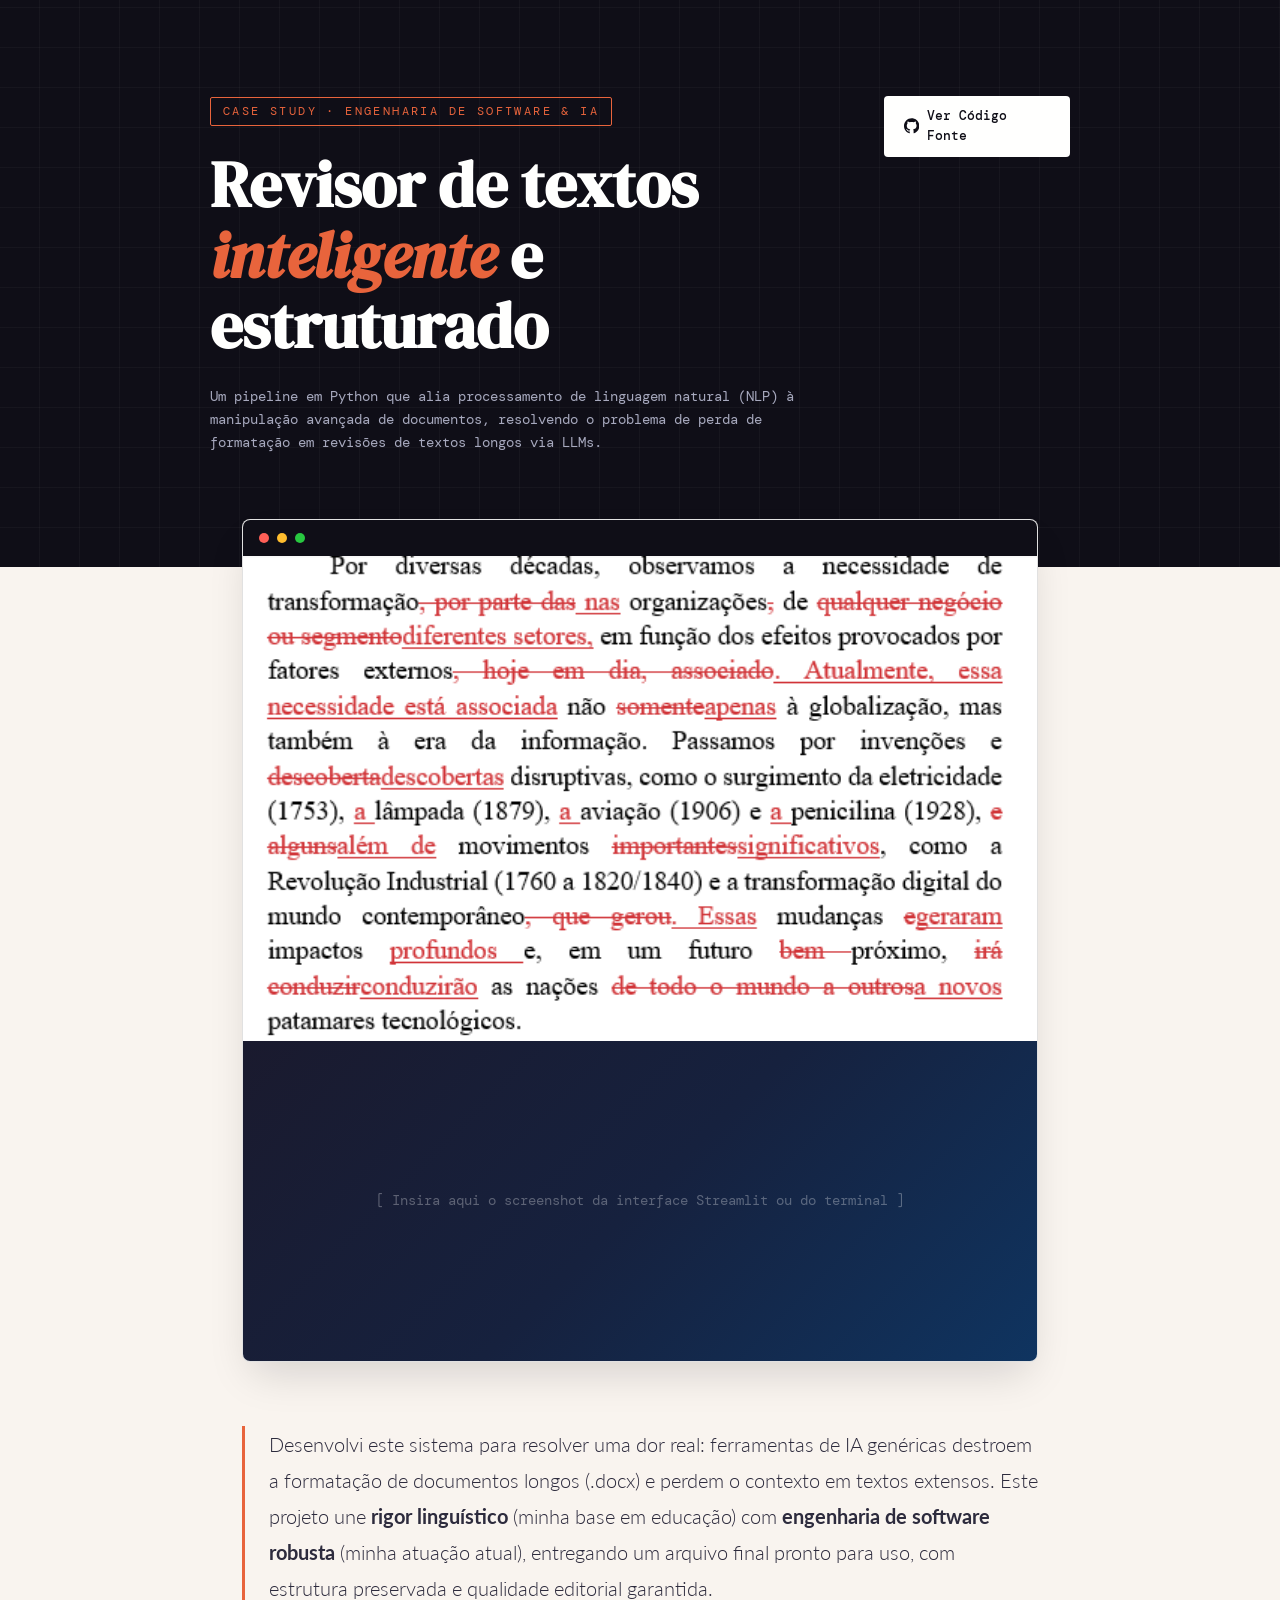
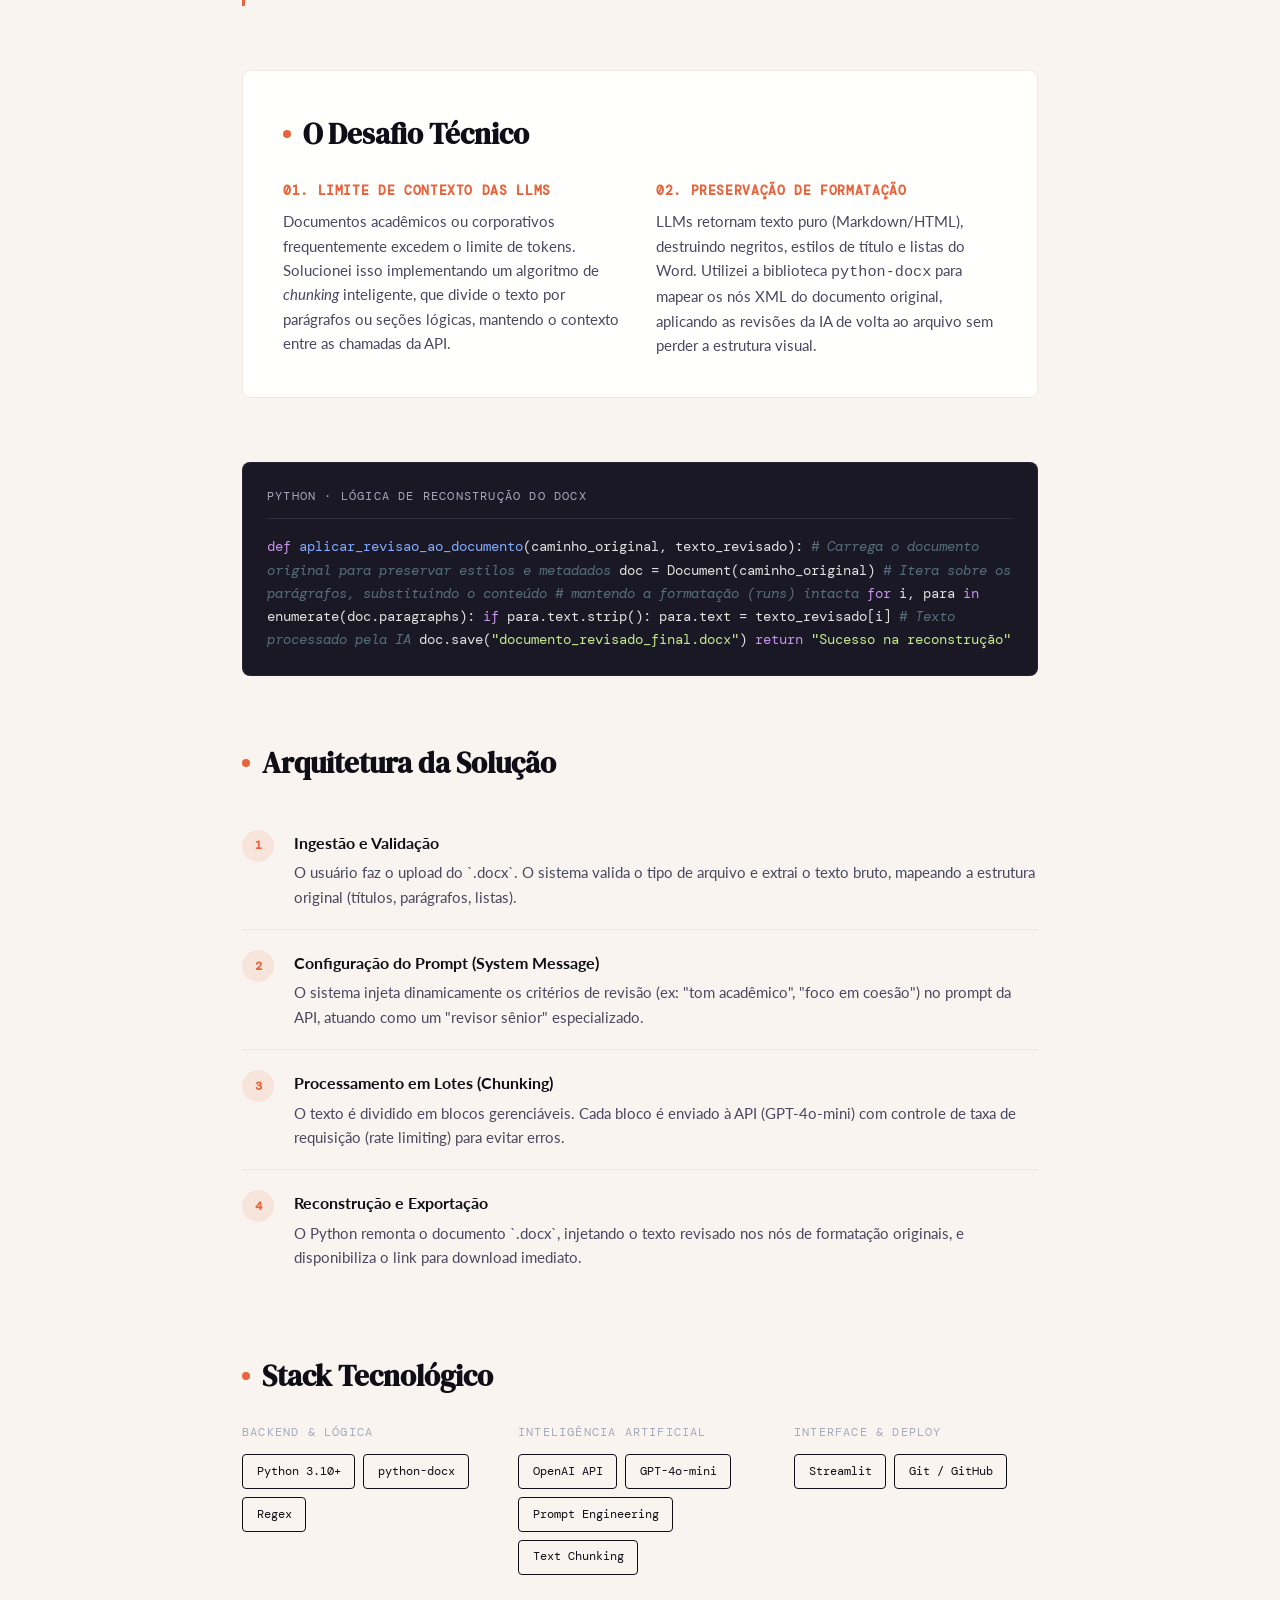
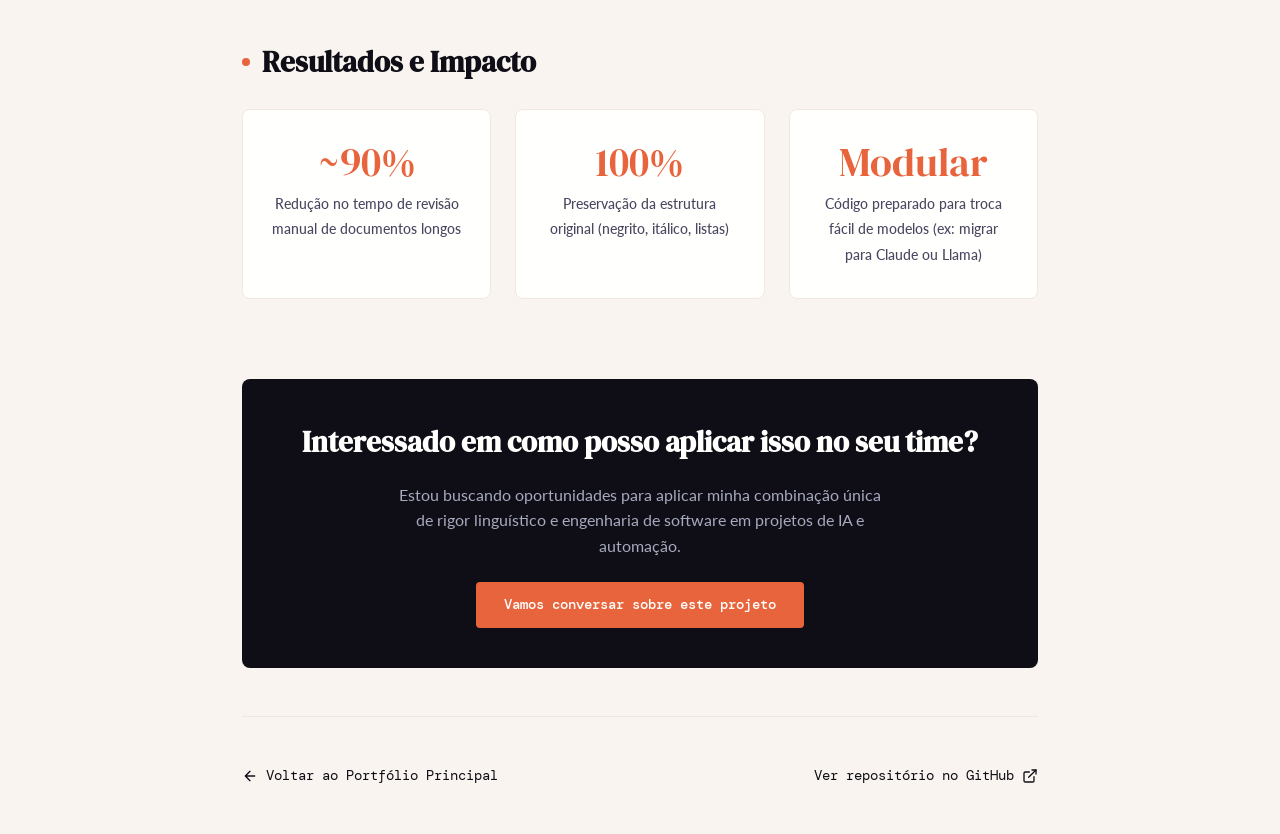
<file: projeto-revisor.html>
<!DOCTYPE html>
<html lang="pt-BR">
<head>
    <meta charset="UTF-8">
    <meta name="viewport" content="width=device-width, initial-scale=1.0">
    <title>Revisor Automático de Textos com IA | Viviane Franco</title>
    <link rel="preconnect" href="https://fonts.googleapis.com">
    <link href="https://fonts.googleapis.com/css2?family=DM+Serif+Display:ital@0;1&family=DM+Mono:wght@400;500&family=Lato:wght@300;400;700&display=swap" rel="stylesheet">
    <style>
        :root {
            --ink: #0f0e17;
            --paper: #f9f4ef;
            --accent: #e8643c;
            --muted: #a7a9be;
            --light: #fffffe;
            --mid: #eee8e0;
            --code-bg: #1a1825;
        }

        *, *::before, *::after { box-sizing: border-box; margin: 0; padding: 0; }

        body {
            font-family: 'Lato', sans-serif;
            background: var(--paper);
            color: var(--ink);
            min-height: 100vh;
            line-height: 1.6;
        }

        /* ── HEADER ── */
        header {
            position: relative;
            padding: 6rem 2rem 7rem;
            overflow: hidden;
            background: var(--ink);
        }

        header::before {
            content: '';
            position: absolute;
            inset: 0;
            background:
                repeating-linear-gradient(0deg, transparent, transparent 39px, rgba(255,255,255,0.03) 39px, rgba(255,255,255,0.03) 40px),
                repeating-linear-gradient(90deg, transparent, transparent 39px, rgba(255,255,255,0.03) 39px, rgba(255,255,255,0.03) 40px);
        }

        .header-top {
            display: flex;
            justify-content: space-between;
            align-items: flex-start;
            max-width: 860px;
            margin: 0 auto;
            position: relative;
            z-index: 2;
        }

        .header-tag {
            font-family: 'DM Mono', monospace;
            font-size: 0.75rem;
            letter-spacing: 0.2em;
            text-transform: uppercase;
            color: var(--accent);
            display: inline-block;
            border: 1px solid var(--accent);
            padding: 0.25rem 0.75rem;
            border-radius: 2px;
            margin-bottom: 1.5rem;
            animation: fadeUp 0.6s ease both;
        }

        h1 {
            font-family: 'DM Serif Display', serif;
            font-size: clamp(2.4rem, 6vw, 4rem);
            color: var(--light);
            line-height: 1.1;
            max-width: 700px;
            animation: fadeUp 0.6s 0.1s ease both;
        }

        h1 em { font-style: italic; color: var(--accent); }

        .header-sub {
            font-family: 'DM Mono', monospace;
            font-size: 0.9rem;
            color: var(--muted);
            margin-top: 1.5rem;
            max-width: 600px;
            animation: fadeUp 0.6s 0.2s ease both;
        }

        .btn-github {
            display: inline-flex;
            align-items: center;
            gap: 8px;
            background: var(--light);
            color: var(--ink);
            text-decoration: none;
            font-family: 'DM Mono', monospace;
            font-size: 0.8rem;
            font-weight: 500;
            padding: 10px 20px;
            border-radius: 4px;
            transition: all 0.3s ease;
            animation: fadeUp 0.6s 0.3s ease both;
        }
        .btn-github:hover { background: var(--accent); color: var(--light); transform: translateY(-2px); }

        /* ── MAIN CONTAINER ── */
        .container {
            max-width: 860px;
            margin: 0 auto;
            padding: 0 2rem;
        }
        .content-wrap { margin-top: -3rem; position: relative; z-index: 10; }

        /* ── SCREENSHOT ── */
        .screenshot-wrap {
            position: relative;
            margin-bottom: 4rem;
            animation: fadeUp 0.7s 0.3s ease both;
        }
        .screenshot-frame {
            border: 1px solid rgba(15,14,23,0.12);
            border-radius: 8px;
            overflow: hidden;
            box-shadow: 0 20px 40px -10px rgba(15,14,23,0.15);
            background: var(--light);
        }
        .screenshot-bar {
            background: var(--ink);
            height: 36px;
            display: flex;
            align-items: center;
            gap: 8px;
            padding: 0 16px;
        }
        .dot { width: 10px; height: 10px; border-radius: 50%; }
        .dot:nth-child(1) { background: #ff5f57; }
        .dot:nth-child(2) { background: #ffbd2e; }
        .dot:nth-child(3) { background: #28c840; }
        .screenshot-wrap img { width: 100%; height: auto; display: block; }
        .screenshot-placeholder {
            width: 100%; height: 320px;
            background: linear-gradient(135deg, #1a1a2e 0%, #16213e 50%, #0f3460 100%);
            display: flex; align-items: center; justify-content: center;
            color: rgba(255,255,255,0.3); font-family: 'DM Mono', monospace; font-size: 0.85rem;
        }

        /* ── TYPOGRAPHY & SECTIONS ── */
        .section-title {
            font-family: 'DM Serif Display', serif;
            font-size: 1.8rem;
            margin-bottom: 1.5rem;
            color: var(--ink);
            display: flex;
            align-items: center;
            gap: 12px;
        }
        .section-title::before {
            content: ''; width: 8px; height: 8px; background: var(--accent); border-radius: 50%;
        }

        .intro-text {
            font-size: 1.25rem;
            line-height: 1.8;
            color: #2d2b3d;
            font-weight: 300;
            margin-bottom: 4rem;
            border-left: 3px solid var(--accent);
            padding-left: 1.5rem;
            animation: fadeUp 0.7s 0.4s ease both;
        }

        /* ── CHALLENGE SECTION (NOVO) ── */
        .challenge-section {
            background: var(--light);
            border: 1px solid var(--mid);
            border-radius: 8px;
            padding: 2.5rem;
            margin-bottom: 4rem;
            animation: fadeUp 0.7s 0.5s ease both;
        }
        .challenge-grid {
            display: grid;
            grid-template-columns: 1fr 1fr;
            gap: 2rem;
            margin-top: 1.5rem;
        }
        .challenge-item h4 {
            font-family: 'DM Mono', monospace;
            font-size: 0.8rem;
            text-transform: uppercase;
            color: var(--accent);
            margin-bottom: 0.5rem;
            letter-spacing: 0.05em;
        }
        .challenge-item p { font-size: 0.95rem; color: #4a4860; line-height: 1.6; }

        /* ── CODE SNIPPET (NOVO) ── */
        .code-block {
            background: var(--code-bg);
            border-radius: 8px;
            padding: 1.5rem;
            margin: 2rem 0 4rem;
            overflow-x: auto;
            border: 1px solid rgba(255,255,255,0.05);
            animation: fadeUp 0.7s 0.55s ease both;
        }
        .code-header {
            display: flex; justify-content: space-between; align-items: center;
            margin-bottom: 1rem; padding-bottom: 0.75rem; border-bottom: 1px solid rgba(255,255,255,0.1);
        }
        .code-lang { font-family: 'DM Mono', monospace; font-size: 0.75rem; color: var(--muted); text-transform: uppercase; letter-spacing: 0.1em; }
        .code-content { font-family: 'DM Mono', monospace; font-size: 0.85rem; line-height: 1.7; color: #e0e0e0; }
        .code-content .keyword { color: #c792ea; }
        .code-content .string { color: #c3e88d; }
        .code-content .function { color: #82aaff; }
        .code-content .comment { color: #546e7a; font-style: italic; }

        /* ── FLOW SECTION ── */
        .flow-section { margin-bottom: 4rem; animation: fadeUp 0.7s 0.6s ease both; }
        .flow-steps { display: flex; flex-direction: column; gap: 0; margin-top: 1.5rem; }
        .flow-step {
            display: flex; gap: 1.25rem; align-items: flex-start;
            padding: 1.25rem 0; border-bottom: 1px solid var(--mid);
        }
        .flow-step:last-child { border-bottom: none; }
        .flow-num {
            font-family: 'DM Mono', monospace; font-size: 0.75rem; font-weight: 700;
            color: var(--accent); background: rgba(232, 100, 60, 0.1);
            width: 32px; height: 32px; display: flex; align-items: center; justify-content: center;
            border-radius: 50%; flex-shrink: 0;
        }
        .flow-content h4 { font-size: 1rem; font-weight: 700; color: var(--ink); margin-bottom: 0.3rem; }
        .flow-content p { font-size: 0.95rem; color: #4a4860; line-height: 1.6; }

        /* ── TECH STACK ── */
        .tech-section { margin-bottom: 4rem; animation: fadeUp 0.7s 0.7s ease both; }
        .tech-categories { display: grid; grid-template-columns: repeat(auto-fit, minmax(200px, 1fr)); gap: 2rem; margin-top: 1.5rem; }
        .tech-cat-title { font-family: 'DM Mono', monospace; font-size: 0.75rem; text-transform: uppercase; color: var(--muted); margin-bottom: 0.75rem; letter-spacing: 0.1em; }
        .tech-tags { display: flex; flex-wrap: wrap; gap: 0.5rem; }
        .tech-tag {
            font-family: 'DM Mono', monospace; font-size: 0.78rem;
            padding: 0.4rem 0.85rem; border: 1px solid var(--ink);
            border-radius: 4px; background: transparent; color: var(--ink);
        }

        /* ── RESULTS ── */
        .results-section { margin-bottom: 5rem; animation: fadeUp 0.7s 0.75s ease both; }
        .results-grid {
            display: grid; grid-template-columns: repeat(3, 1fr); gap: 1.5rem; margin-top: 1.5rem;
        }
        .result-card {
            background: var(--light); border: 1px solid var(--mid); border-radius: 8px;
            padding: 2rem 1.5rem; text-align: center; transition: transform 0.3s;
        }
        .result-card:hover { transform: translateY(-4px); border-color: var(--accent); }
        .result-number {
            font-family: 'DM Serif Display', serif; font-size: 2.5rem;
            color: var(--accent); line-height: 1; display: block; margin-bottom: 0.5rem;
        }
        .result-label { font-size: 0.85rem; color: #4a4860; font-weight: 500; line-height: 1.4; }

        /* ── NAV / CTA ── */
        .nav-row {
            display: flex; justify-content: space-between; align-items: center;
            padding: 3rem 0; border-top: 1px solid var(--mid);
            animation: fadeUp 0.7s 0.85s ease both;
        }
        .back-button {
            font-family: 'DM Mono', monospace; font-size: 0.85rem; color: var(--ink);
            text-decoration: none; display: inline-flex; align-items: center; gap: 0.5rem;
            transition: color 0.2s;
        }
        .back-button:hover { color: var(--accent); }
        
        .cta-box {
            background: var(--ink); color: var(--light); padding: 2.5rem; border-radius: 8px;
            text-align: center; margin-bottom: 3rem; animation: fadeUp 0.7s 0.8s ease both;
        }
        .cta-box h3 { font-family: 'DM Serif Display', serif; font-size: 1.8rem; margin-bottom: 1rem; }
        .cta-box p { color: var(--muted); margin-bottom: 1.5rem; max-width: 500px; margin-left: auto; margin-right: auto; }
        .btn-primary {
            display: inline-block; background: var(--accent); color: var(--light);
            text-decoration: none; padding: 12px 28px; border-radius: 4px;
            font-family: 'DM Mono', monospace; font-weight: 500; font-size: 0.85rem;
            transition: all 0.3s;
        }
        .btn-primary:hover { background: #d55a34; transform: translateY(-2px); }

        @keyframes fadeUp {
            from { opacity: 0; transform: translateY(18px); }
            to   { opacity: 1; transform: translateY(0); }
        }

        @media (max-width: 768px) {
            .header-top { flex-direction: column; gap: 1.5rem; }
            .challenge-grid { grid-template-columns: 1fr; }
            .results-grid { grid-template-columns: 1fr; }
            .nav-row { flex-direction: column; gap: 1.5rem; text-align: center; }
        }
    </style>
</head>
<body>

<header>
    <div class="header-top">
        <div>
            <div class="header-tag">Case Study · Engenharia de Software & IA</div>
            <h1>Revisor de textos <em>inteligente</em> e estruturado</h1>
            <p class="header-sub">
                Um pipeline em Python que alia processamento de linguagem natural (NLP) à manipulação avançada de documentos, resolvendo o problema de perda de formatação em revisões de textos longos via LLMs.
            </p>
        </div>
        <a href="https://github.com/vivianefranco" target="_blank" class="btn-github">
            <svg width="16" height="16" viewBox="0 0 24 24" fill="currentColor"><path d="M12 0c-6.626 0-12 5.373-12 12 0 5.302 3.438 9.8 8.207 11.387.599.111.793-.261.793-.577v-2.234c-3.338.726-4.033-1.416-4.033-1.416-.546-1.387-1.333-1.756-1.333-1.756-1.089-.745.083-.729.083-.729 1.205.084 1.839 1.237 1.839 1.237 1.07 1.834 2.807 1.304 3.492.997.107-.775.418-1.305.762-1.604-2.665-.305-5.467-1.334-5.467-5.931 0-1.311.469-2.381 1.236-3.221-.124-.303-.535-1.524.117-3.176 0 0 1.008-.322 3.301 1.23.957-.266 1.983-.399 3.003-.404 1.02.005 2.047.138 3.006.404 2.291-1.552 3.297-1.23 3.297-1.23.653 1.653.242 2.874.118 3.176.77.84 1.235 1.911 1.235 3.221 0 4.609-2.807 5.624-5.479 5.921.43.372.823 1.102.823 2.222v3.293c0 .319.192.694.801.576 4.765-1.589 8.199-6.086 8.199-11.386 0-6.627-5.373-12-12-12z"/></svg>
            Ver Código Fonte
        </a>
    </div>
</header>

<div class="container content-wrap">

    <!-- SCREENSHOT -->
    <div class="screenshot-wrap">
        <div class="screenshot-frame">
            <div class="screenshot-bar">
                <div class="dot"></div><div class="dot"></div><div class="dot"></div>
            </div>
            <!-- Substitua pelo print real do seu projeto -->
            <img src="images/print_revisor.png" alt="Interface do Revisor de Textos"
                 onerror="this.style.display='none'; this.nextElementSibling.style.display='flex';">
            <div class="screenshot-placeholder">[ Insira aqui o screenshot da interface Streamlit ou do terminal ]</div>
        </div>
    </div>

    <!-- INTRO -->
    <p class="intro-text">
        Desenvolvi este sistema para resolver uma dor real: ferramentas de IA genéricas destroem a formatação de documentos longos (.docx) e perdem o contexto em textos extensos. Este projeto une <strong>rigor linguístico</strong> (minha base em educação) com <strong>engenharia de software robusta</strong> (minha atuação atual), entregando um arquivo final pronto para uso, com estrutura preservada e qualidade editorial garantida.
    </p>

    <!-- DESAFIO TÉCNICO (O que impressiona recrutadores) -->
    <div class="challenge-section">
        <h2 class="section-title">O Desafio Técnico</h2>
        <div class="challenge-grid">
            <div class="challenge-item">
                <h4>01. Limite de Contexto das LLMs</h4>
                <p>Documentos acadêmicos ou corporativos frequentemente excedem o limite de tokens. Solucionei isso implementando um algoritmo de <em>chunking</em> inteligente, que divide o texto por parágrafos ou seções lógicas, mantendo o contexto entre as chamadas da API.</p>
            </div>
            <div class="challenge-item">
                <h4>02. Preservação de Formatação</h4>
                <p>LLMs retornam texto puro (Markdown/HTML), destruindo negritos, estilos de título e listas do Word. Utilizei a biblioteca <code>python-docx</code> para mapear os nós XML do documento original, aplicando as revisões da IA de volta ao arquivo sem perder a estrutura visual.</p>
            </div>
        </div>
    </div>

    <!-- CODE SNIPPET (Prova social técnica) -->
    <div class="code-block">
        <div class="code-header">
            <span class="code-lang">Python · Lógica de Reconstrução do DOCX</span>
        </div>
        <div class="code-content">
<span class="keyword">def</span> <span class="function">aplicar_revisao_ao_documento</span>(caminho_original, texto_revisado):
    <span class="comment"># Carrega o documento original para preservar estilos e metadados</span>
    doc = Document(caminho_original)
    
    <span class="comment"># Itera sobre os parágrafos, substituindo o conteúdo</span>
    <span class="comment"># mantendo a formatação (runs) intacta</span>
    <span class="keyword">for</span> i, para <span class="keyword">in</span> enumerate(doc.paragraphs):
        <span class="keyword">if</span> para.text.strip():
            para.text = texto_revisado[i] <span class="comment"># Texto processado pela IA</span>
            
    doc.save(<span class="string">"documento_revisado_final.docx"</span>)
    <span class="keyword">return</span> <span class="string">"Sucesso na reconstrução"</span>
        </div>
    </div>

    <!-- FLUXO -->
    <div class="flow-section">
        <h2 class="section-title">Arquitetura da Solução</h2>
        <div class="flow-steps">
            <div class="flow-step">
                <div class="flow-num">1</div>
                <div class="flow-content">
                    <h4>Ingestão e Validação</h4>
                    <p>O usuário faz o upload do `.docx`. O sistema valida o tipo de arquivo e extrai o texto bruto, mapeando a estrutura original (títulos, parágrafos, listas).</p>
                </div>
            </div>
            <div class="flow-step">
                <div class="flow-num">2</div>
                <div class="flow-content">
                    <h4>Configuração do Prompt (System Message)</h4>
                    <p>O sistema injeta dinamicamente os critérios de revisão (ex: "tom acadêmico", "foco em coesão") no prompt da API, atuando como um "revisor sênior" especializado.</p>
                </div>
            </div>
            <div class="flow-step">
                <div class="flow-num">3</div>
                <div class="flow-content">
                    <h4>Processamento em Lotes (Chunking)</h4>
                    <p>O texto é dividido em blocos gerenciáveis. Cada bloco é enviado à API (GPT-4o-mini) com controle de taxa de requisição (rate limiting) para evitar erros.</p>
                </div>
            </div>
            <div class="flow-step">
                <div class="flow-num">4</div>
                <div class="flow-content">
                    <h4>Reconstrução e Exportação</h4>
                    <p>O Python remonta o documento `.docx`, injetando o texto revisado nos nós de formatação originais, e disponibiliza o link para download imediato.</p>
                </div>
            </div>
        </div>
    </div>

    <!-- TECH STACK -->
    <div class="tech-section">
        <h2 class="section-title">Stack Tecnológico</h2>
        <div class="tech-categories">
            <div>
                <div class="tech-cat-title">Backend & Lógica</div>
                <div class="tech-tags">
                    <span class="tech-tag">Python 3.10+</span>
                    <span class="tech-tag">python-docx</span>
                    <span class="tech-tag">Regex</span>
                </div>
            </div>
            <div>
                <div class="tech-cat-title">Inteligência Artificial</div>
                <div class="tech-tags">
                    <span class="tech-tag">OpenAI API</span>
                    <span class="tech-tag">GPT-4o-mini</span>
                    <span class="tech-tag">Prompt Engineering</span>
                    <span class="tech-tag">Text Chunking</span>
                </div>
            </div>
            <div>
                <div class="tech-cat-title">Interface & Deploy</div>
                <div class="tech-tags">
                    <span class="tech-tag">Streamlit</span>
                    <span class="tech-tag">Git / GitHub</span>
                </div>
            </div>
        </div>
    </div>

    <!-- RESULTS -->
    <div class="results-section">
        <h2 class="section-title">Resultados e Impacto</h2>
        <div class="results-grid">
            <div class="result-card">
                <span class="result-number">~90%</span>
                <span class="result-label">Redução no tempo de revisão manual de documentos longos</span>
            </div>
            <div class="result-card">
                <span class="result-number">100%</span>
                <span class="result-label">Preservação da estrutura original (negrito, itálico, listas)</span>
            </div>
            <div class="result-card">
                <span class="result-number">Modular</span>
                <span class="result-label">Código preparado para troca fácil de modelos (ex: migrar para Claude ou Llama)</span>
            </div>
        </div>
    </div>

    <!-- CTA FINAL -->
    <div class="cta-box">
        <h3>Interessado em como posso aplicar isso no seu time?</h3>
        <p>Estou buscando oportunidades para aplicar minha combinação única de rigor linguístico e engenharia de software em projetos de IA e automação.</p>
        <a href="mailto:vivianefrancodasilva@gmail.com" class="btn-primary">Vamos conversar sobre este projeto</a>
    </div>

    <!-- NAV -->
    <div class="nav-row">
        <a href="index.html" class="back-button">
            <svg width="16" height="16" viewBox="0 0 24 24" fill="none" stroke="currentColor" stroke-width="2" stroke-linecap="round" stroke-linejoin="round"><path d="M19 12H5M12 19l-7-7 7-7"/></svg>
            Voltar ao Portfólio Principal
        </a>
        <a href="https://github.com/vivianefranco" target="_blank" class="back-button" style="border-bottom: none; gap: 8px;">
            Ver repositório no GitHub
            <svg width="16" height="16" viewBox="0 0 24 24" fill="none" stroke="currentColor" stroke-width="2" stroke-linecap="round" stroke-linejoin="round"><path d="M18 13v6a2 2 0 0 1-2 2H5a2 2 0 0 1-2-2V8a2 2 0 0 1 2-2h6"/><polyline points="15 3 21 3 21 9"/><line x1="10" y1="14" x2="21" y2="3"/></svg>
        </a>
    </div>

</div>

</body>
</html>
</file>
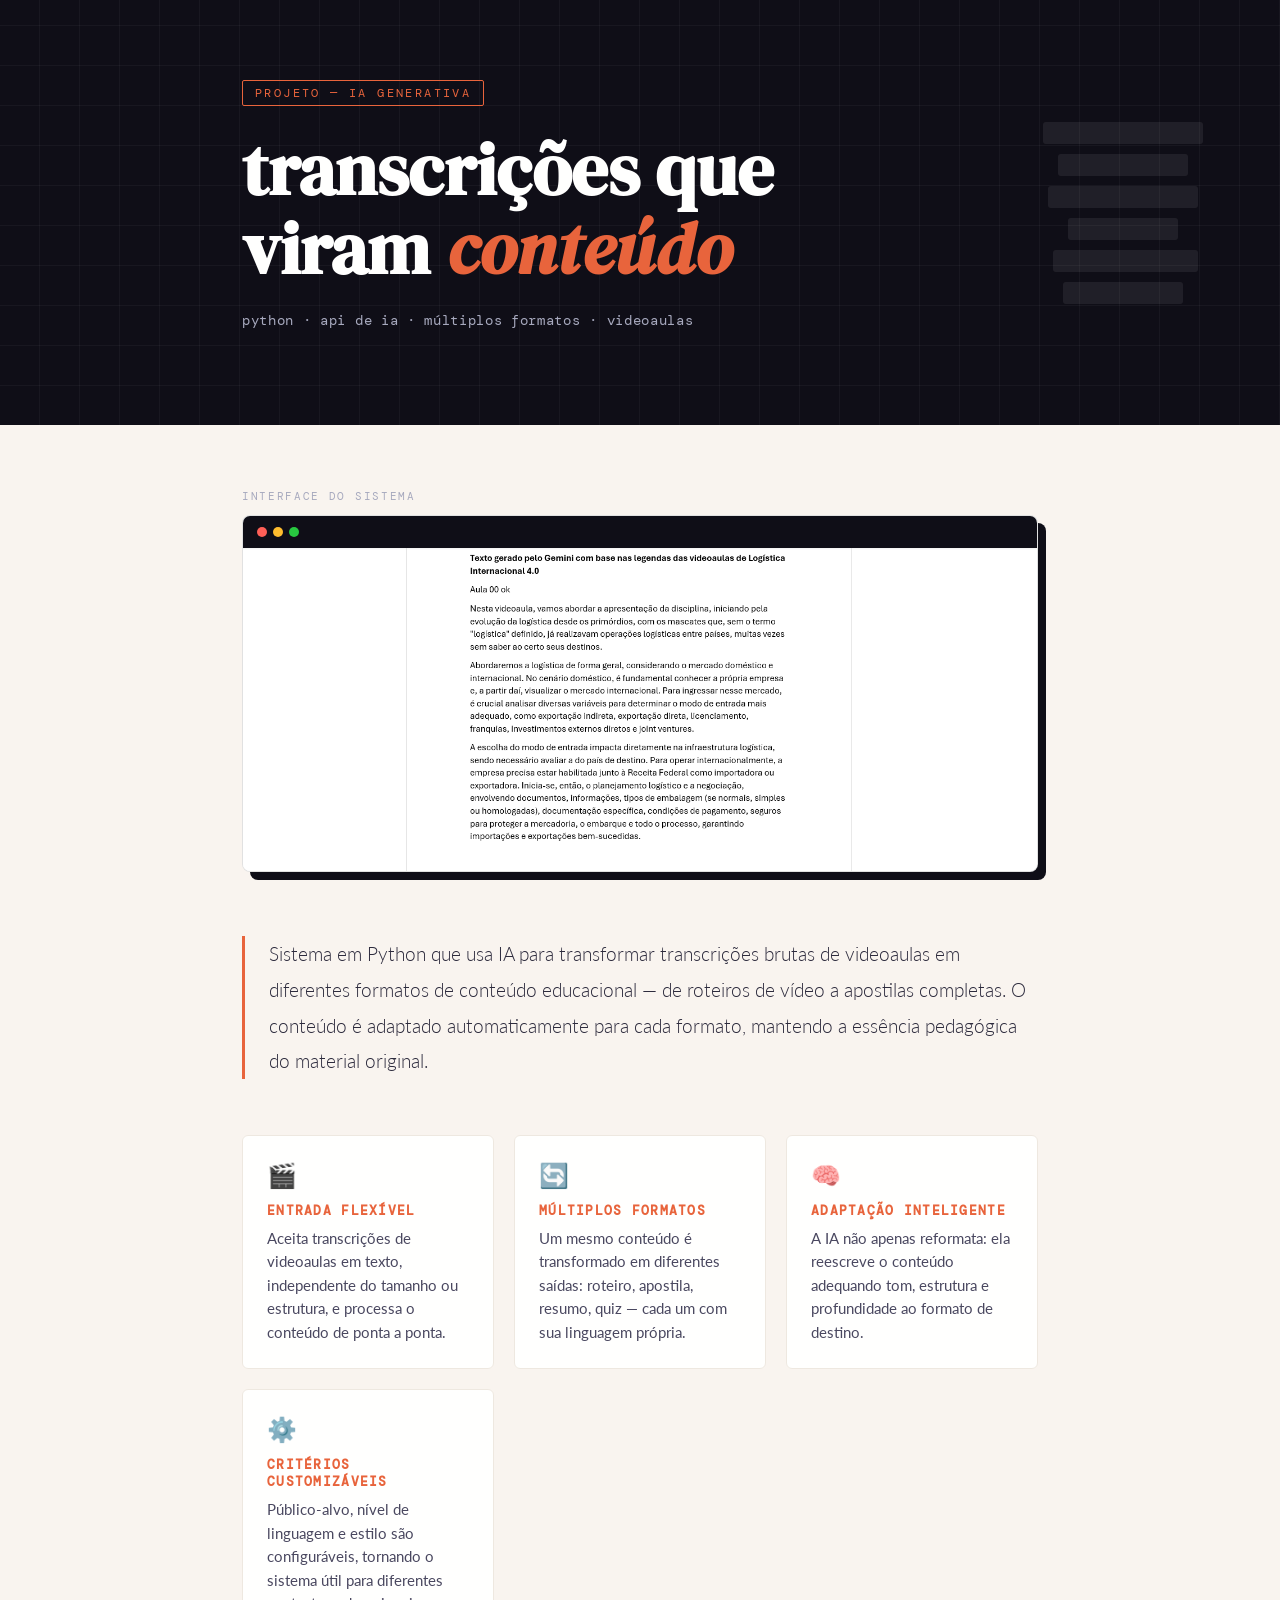
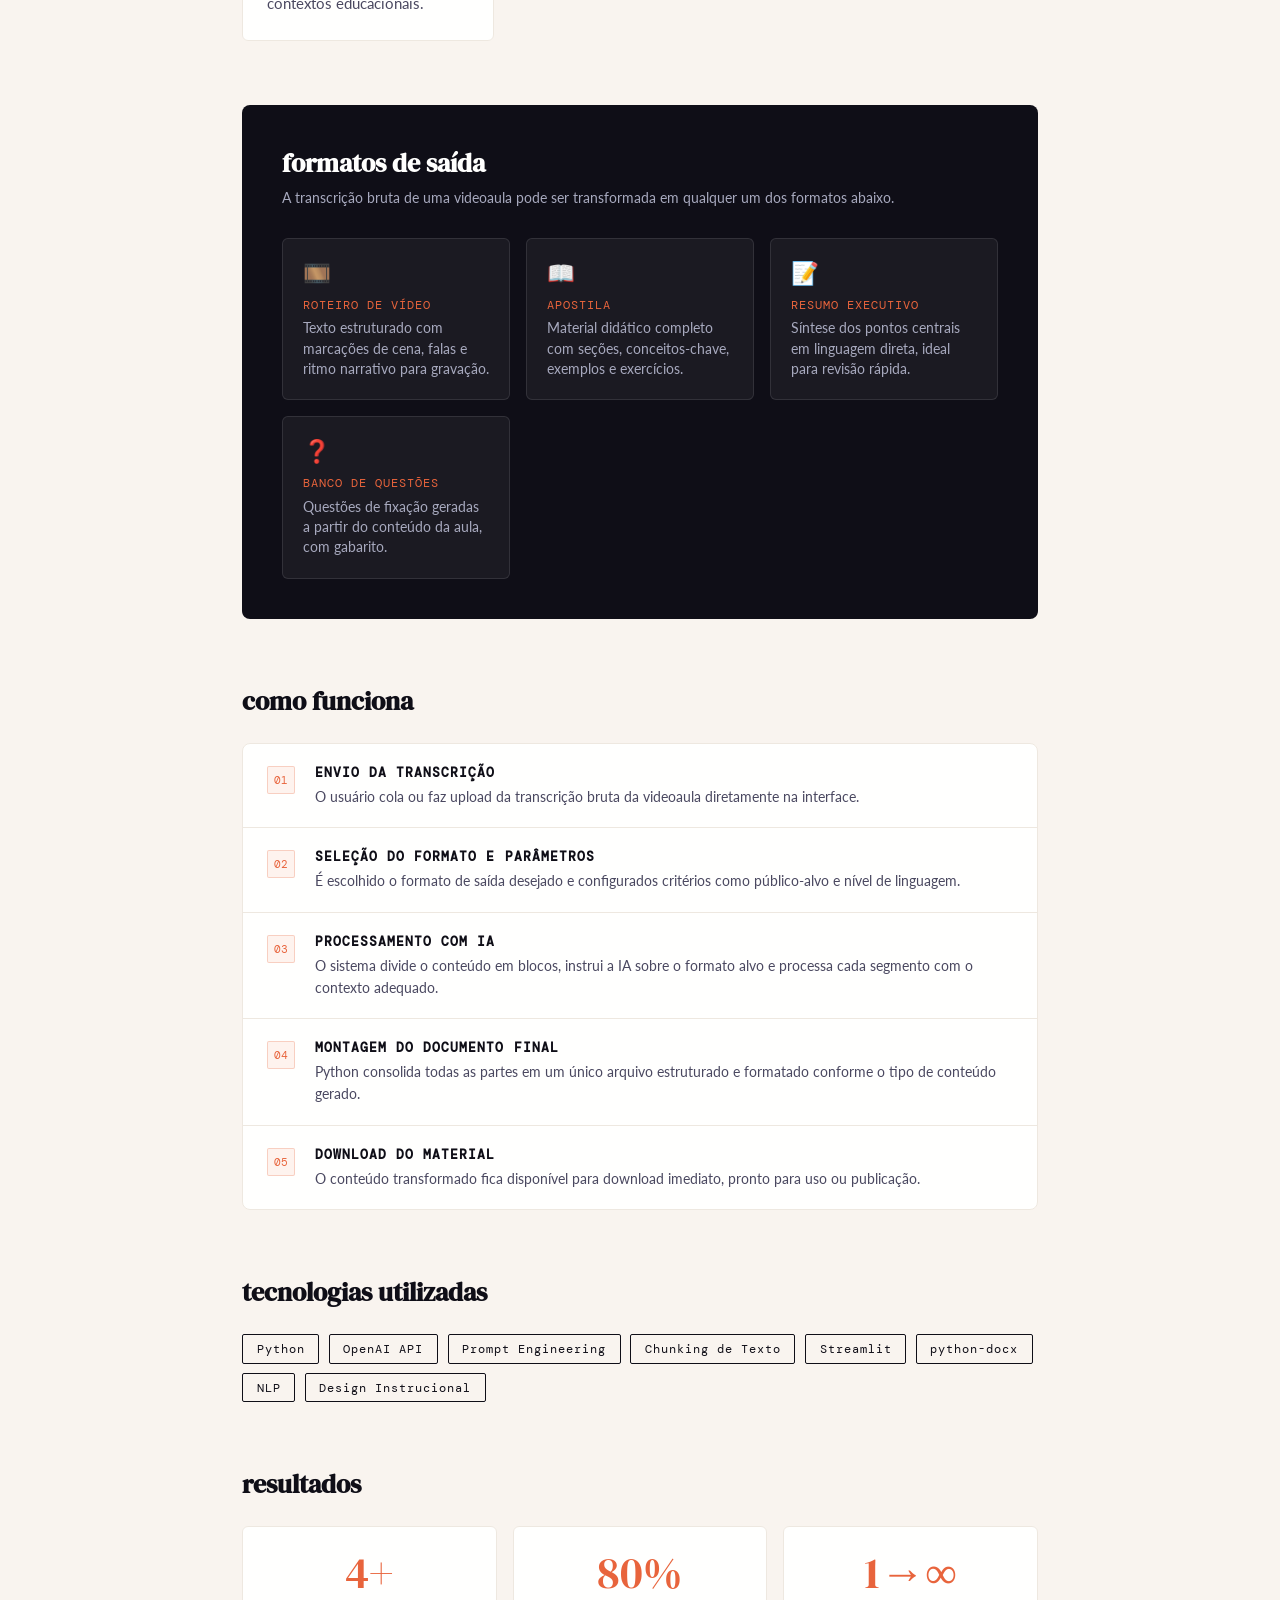
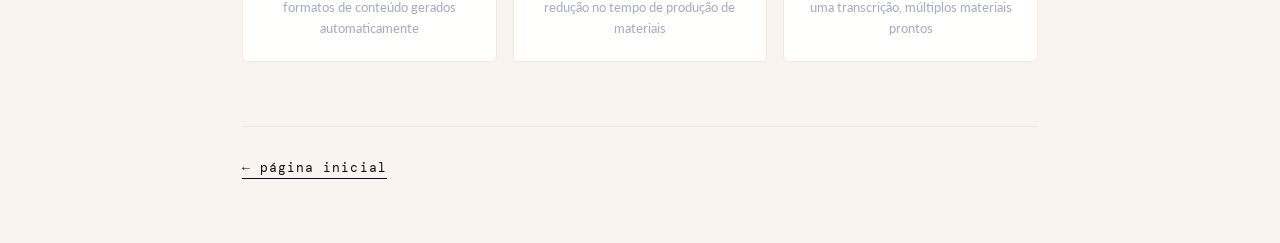
<file: projeto2.html>
<!DOCTYPE html>
<html lang="pt-BR">
<head>
    <meta charset="UTF-8">
    <meta name="viewport" content="width=device-width, initial-scale=1.0">
    <title>transformador de conteúdo com IA</title>
    <link rel="preconnect" href="https://fonts.googleapis.com">
    <link href="https://fonts.googleapis.com/css2?family=DM+Serif+Display:ital@0;1&family=DM+Mono:wght@400;500&family=Lato:wght@300;400;700&display=swap" rel="stylesheet">
    <style>
        :root {
            --ink: #0f0e17;
            --paper: #f9f4ef;
            --accent: #e8643c;
            --muted: #a7a9be;
            --light: #fffffe;
            --mid: #eee8e0;
        }

        *, *::before, *::after { box-sizing: border-box; margin: 0; padding: 0; }

        body {
            font-family: 'Lato', sans-serif;
            background: var(--paper);
            color: var(--ink);
            min-height: 100vh;
        }

        /* ── HEADER ── */
        header {
            position: relative;
            padding: 5rem 2rem 6rem;
            overflow: hidden;
            background: var(--ink);
        }

        header::before {
            content: '';
            position: absolute;
            inset: 0;
            background:
                repeating-linear-gradient(0deg, transparent, transparent 39px, rgba(255,255,255,0.04) 39px, rgba(255,255,255,0.04) 40px),
                repeating-linear-gradient(90deg, transparent, transparent 39px, rgba(255,255,255,0.04) 39px, rgba(255,255,255,0.04) 40px);
        }

        .header-tag {
            font-family: 'DM Mono', monospace;
            font-size: 0.75rem;
            letter-spacing: 0.2em;
            text-transform: uppercase;
            color: var(--accent);
            display: inline-block;
            border: 1px solid var(--accent);
            padding: 0.25rem 0.75rem;
            border-radius: 2px;
            margin-bottom: 1.5rem;
            position: relative;
            animation: fadeUp 0.6s ease both;
        }

        h1 {
            font-family: 'DM Serif Display', serif;
            font-size: clamp(2.4rem, 6vw, 4.5rem);
            color: var(--light);
            line-height: 1.1;
            max-width: 720px;
            position: relative;
            animation: fadeUp 0.6s 0.1s ease both;
        }

        h1 em {
            font-style: italic;
            color: var(--accent);
        }

        .header-sub {
            font-family: 'DM Mono', monospace;
            font-size: 0.85rem;
            color: var(--muted);
            margin-top: 1.5rem;
            position: relative;
            animation: fadeUp 0.6s 0.2s ease both;
            letter-spacing: 0.05em;
        }

        /* Decoração: ícones de formato empilhados */
        .header-decoration {
            position: absolute;
            right: 6%;
            top: 50%;
            transform: translateY(-50%);
            display: flex;
            flex-direction: column;
            gap: 10px;
            opacity: 0.07;
        }

        .deco-card {
            width: 160px;
            height: 22px;
            background: white;
            border-radius: 3px;
        }

        .deco-card:nth-child(2) { width: 130px; margin-left: 15px; }
        .deco-card:nth-child(3) { width: 150px; margin-left: 5px; }
        .deco-card:nth-child(4) { width: 110px; margin-left: 25px; }
        .deco-card:nth-child(5) { width: 145px; margin-left: 10px; }
        .deco-card:nth-child(6) { width: 120px; margin-left: 20px; }

        /* ── CONTAINER ── */
        .container {
            max-width: 860px;
            margin: 0 auto;
            padding: 4rem 2rem;
        }

        /* ── SCREENSHOT ── */
        .screenshot-wrap {
            position: relative;
            margin-bottom: 4rem;
            animation: fadeUp 0.7s 0.3s ease both;
        }

        .screenshot-label {
            font-family: 'DM Mono', monospace;
            font-size: 0.7rem;
            letter-spacing: 0.15em;
            text-transform: uppercase;
            color: var(--muted);
            margin-bottom: 0.75rem;
        }

        .screenshot-frame {
            border: 1px solid rgba(15,14,23,0.12);
            border-radius: 8px;
            overflow: hidden;
            box-shadow: 8px 8px 0px var(--ink);
            background: var(--light);
        }

        .screenshot-bar {
            background: var(--ink);
            height: 32px;
            display: flex;
            align-items: center;
            gap: 6px;
            padding: 0 14px;
        }

        .dot { width: 10px; height: 10px; border-radius: 50%; }
        .dot:nth-child(1) { background: #ff5f57; }
        .dot:nth-child(2) { background: #ffbd2e; }
        .dot:nth-child(3) { background: #28c840; }

        .screenshot-wrap img {
            width: 100%;
            height: auto;
            display: block;
        }

        .screenshot-placeholder {
            width: 100%;
            height: 280px;
            background: linear-gradient(135deg, #1a1a2e 0%, #16213e 50%, #0f3460 100%);
            display: none;
            align-items: center;
            justify-content: center;
            color: rgba(255,255,255,0.2);
            font-family: 'DM Mono', monospace;
            font-size: 0.85rem;
            letter-spacing: 0.1em;
        }

        /* ── INTRO ── */
        .intro-text {
            font-size: 1.2rem;
            line-height: 1.85;
            color: #2d2b3d;
            font-weight: 300;
            margin-bottom: 3.5rem;
            border-left: 3px solid var(--accent);
            padding-left: 1.5rem;
            animation: fadeUp 0.7s 0.4s ease both;
        }

        /* ── SECTION TITLE ── */
        .section-title {
            font-family: 'DM Serif Display', serif;
            font-size: 1.6rem;
            margin-bottom: 1.5rem;
            color: var(--ink);
        }

        /* ── FEATURES ── */
        .feature-grid {
            display: grid;
            grid-template-columns: repeat(auto-fit, minmax(240px, 1fr));
            gap: 1.25rem;
            margin-bottom: 4rem;
            animation: fadeUp 0.7s 0.5s ease both;
        }

        .feature-card {
            background: var(--light);
            border: 1px solid var(--mid);
            border-radius: 6px;
            padding: 1.5rem;
            transition: transform 0.2s, box-shadow 0.2s;
        }

        .feature-card:hover {
            transform: translateY(-3px);
            box-shadow: 4px 4px 0 var(--ink);
        }

        .feature-icon {
            font-size: 1.5rem;
            margin-bottom: 0.75rem;
            display: block;
        }

        .feature-card h3 {
            font-family: 'DM Mono', monospace;
            font-size: 0.8rem;
            text-transform: uppercase;
            letter-spacing: 0.1em;
            color: var(--accent);
            margin-bottom: 0.5rem;
        }

        .feature-card p {
            font-size: 0.92rem;
            line-height: 1.6;
            color: #4a4860;
        }

        /* ── FORMATS SECTION (dark) ── */
        .formats-section {
            background: var(--ink);
            color: var(--light);
            border-radius: 8px;
            padding: 2.5rem;
            margin-bottom: 4rem;
            animation: fadeUp 0.7s 0.6s ease both;
        }

        .formats-section .section-title {
            color: var(--light);
            margin-bottom: 0.5rem;
        }

        .formats-intro {
            color: var(--muted);
            font-size: 0.9rem;
            margin-bottom: 2rem;
        }

        .formats-grid {
            display: grid;
            grid-template-columns: repeat(auto-fit, minmax(200px, 1fr));
            gap: 1rem;
        }

        .format-card {
            background: rgba(255,255,255,0.05);
            border: 1px solid rgba(255,255,255,0.1);
            border-radius: 6px;
            padding: 1.25rem;
            transition: background 0.2s, border-color 0.2s;
        }

        .format-card:hover {
            background: rgba(232,100,60,0.1);
            border-color: rgba(232,100,60,0.4);
        }

        .format-emoji {
            font-size: 1.4rem;
            display: block;
            margin-bottom: 0.6rem;
        }

        .format-name {
            font-family: 'DM Mono', monospace;
            font-size: 0.78rem;
            letter-spacing: 0.08em;
            text-transform: uppercase;
            color: var(--accent);
            margin-bottom: 0.35rem;
        }

        .format-desc {
            font-size: 0.85rem;
            color: var(--muted);
            line-height: 1.5;
        }

        /* ── FLOW SECTION ── */
        .flow-section {
            margin-bottom: 4rem;
            animation: fadeUp 0.7s 0.65s ease both;
        }

        .flow-steps {
            display: flex;
            flex-direction: column;
            gap: 0;
            border: 1px solid var(--mid);
            border-radius: 8px;
            overflow: hidden;
            margin-top: 1rem;
            background: var(--light);
        }

        .flow-step {
            display: flex;
            gap: 1.25rem;
            align-items: flex-start;
            padding: 1.25rem 1.5rem;
            border-bottom: 1px solid var(--mid);
            transition: background 0.2s;
        }

        .flow-step:last-child { border-bottom: none; }
        .flow-step:hover { background: #fff8f5; }

        .flow-num {
            font-family: 'DM Mono', monospace;
            font-size: 0.7rem;
            color: var(--accent);
            background: rgba(232,100,60,0.08);
            border: 1px solid rgba(232,100,60,0.25);
            border-radius: 2px;
            width: 28px;
            height: 28px;
            display: flex;
            align-items: center;
            justify-content: center;
            flex-shrink: 0;
            margin-top: 2px;
        }

        .flow-content h4 {
            font-family: 'DM Mono', monospace;
            font-size: 0.8rem;
            letter-spacing: 0.08em;
            text-transform: uppercase;
            color: var(--ink);
            margin-bottom: 0.3rem;
        }

        .flow-content p {
            font-size: 0.88rem;
            color: #4a4860;
            line-height: 1.55;
        }

        /* ── TECH STACK ── */
        .tech-section {
            margin-bottom: 4rem;
            animation: fadeUp 0.7s 0.7s ease both;
        }

        .tech-tags {
            display: flex;
            flex-wrap: wrap;
            gap: 0.6rem;
            margin-top: 1rem;
        }

        .tech-tag {
            font-family: 'DM Mono', monospace;
            font-size: 0.78rem;
            letter-spacing: 0.08em;
            padding: 0.35rem 0.85rem;
            border: 1.5px solid var(--ink);
            border-radius: 2px;
            background: transparent;
            transition: background 0.2s, color 0.2s;
            cursor: default;
        }

        .tech-tag:hover {
            background: var(--ink);
            color: var(--light);
        }

        /* ── RESULTS ── */
        .results-section {
            margin-bottom: 4rem;
            animation: fadeUp 0.7s 0.75s ease both;
        }

        .results-grid {
            display: grid;
            grid-template-columns: repeat(3, 1fr);
            gap: 1rem;
            margin-top: 1.5rem;
        }

        .result-card {
            background: var(--light);
            border: 1px solid var(--mid);
            border-radius: 6px;
            padding: 1.5rem 1rem;
            text-align: center;
        }

        .result-number {
            font-family: 'DM Serif Display', serif;
            font-size: 2.8rem;
            color: var(--accent);
            line-height: 1;
            display: block;
        }

        .result-label {
            font-size: 0.82rem;
            color: var(--muted);
            margin-top: 0.4rem;
            line-height: 1.4;
        }

        /* ── NAV ── */
        .nav-row {
            display: flex;
            justify-content: space-between;
            align-items: center;
            padding-top: 2rem;
            border-top: 1px solid var(--mid);
            animation: fadeUp 0.7s 0.85s ease both;
        }

        .back-button {
            font-family: 'DM Mono', monospace;
            font-size: 0.82rem;
            letter-spacing: 0.08em;
            color: var(--ink);
            text-decoration: none;
            display: inline-flex;
            align-items: center;
            gap: 0.5rem;
            border-bottom: 1px solid currentColor;
            padding-bottom: 2px;
            transition: color 0.2s;
        }

        .back-button:hover { color: var(--accent); }

        .github-link {
            font-family: 'DM Mono', monospace;
            font-size: 0.82rem;
            letter-spacing: 0.08em;
            color: var(--light);
            background: var(--ink);
            text-decoration: none;
            padding: 0.5rem 1.25rem;
            border-radius: 3px;
            transition: background 0.2s;
        }

        .github-link:hover { background: var(--accent); }

        /* ── ANIMATIONS ── */
        @keyframes fadeUp {
            from { opacity: 0; transform: translateY(18px); }
            to   { opacity: 1; transform: translateY(0); }
        }

        @media (max-width: 600px) {
            .results-grid { grid-template-columns: 1fr; }
            .header-decoration { display: none; }
            .formats-section { padding: 1.75rem; }
            .formats-grid { grid-template-columns: 1fr 1fr; }
        }
    </style>
</head>
<body>

<header>
    <div class="header-decoration" aria-hidden="true">
        <div class="deco-card"></div>
        <div class="deco-card"></div>
        <div class="deco-card"></div>
        <div class="deco-card"></div>
        <div class="deco-card"></div>
        <div class="deco-card"></div>
    </div>

    <div class="container" style="padding-top:0; padding-bottom:0;">
        <div class="header-tag">projeto — ia generativa</div>
        <h1>transcrições que viram <em>conteúdo</em></h1>
        <p class="header-sub">python · api de ia · múltiplos formatos · videoaulas</p>
    </div>
</header>

<div class="container">

    <!-- SCREENSHOT -->
    <div class="screenshot-wrap">
        <div class="screenshot-label">interface do sistema</div>
        <div class="screenshot-frame">
            <div class="screenshot-bar">
                <div class="dot"></div>
                <div class="dot"></div>
                <div class="dot"></div>
            </div>
            <img src="images/print_transcricao.png" alt="Interface do Transformador de Conteúdo com IA"
                 onerror="this.style.display='none'; this.nextElementSibling.style.display='flex';">
            <div class="screenshot-placeholder">[ screenshot do sistema ]</div>
        </div>
    </div>

    <!-- INTRO -->
    <p class="intro-text">
        Sistema em Python que usa IA para transformar transcrições brutas de videoaulas em diferentes formatos de conteúdo educacional — de roteiros de vídeo a apostilas completas. O conteúdo é adaptado automaticamente para cada formato, mantendo a essência pedagógica do material original.
    </p>

    <!-- FEATURES -->
    <div class="feature-grid">
        <div class="feature-card">
            <span class="feature-icon">🎬</span>
            <h3>entrada flexível</h3>
            <p>Aceita transcrições de videoaulas em texto, independente do tamanho ou estrutura, e processa o conteúdo de ponta a ponta.</p>
        </div>
        <div class="feature-card">
            <span class="feature-icon">🔄</span>
            <h3>múltiplos formatos</h3>
            <p>Um mesmo conteúdo é transformado em diferentes saídas: roteiro, apostila, resumo, quiz — cada um com sua linguagem própria.</p>
        </div>
        <div class="feature-card">
            <span class="feature-icon">🧠</span>
            <h3>adaptação inteligente</h3>
            <p>A IA não apenas reformata: ela reescreve o conteúdo adequando tom, estrutura e profundidade ao formato de destino.</p>
        </div>
        <div class="feature-card">
            <span class="feature-icon">⚙️</span>
            <h3>critérios customizáveis</h3>
            <p>Público-alvo, nível de linguagem e estilo são configuráveis, tornando o sistema útil para diferentes contextos educacionais.</p>
        </div>
    </div>

    <!-- FORMATS -->
    <div class="formats-section">
        <h2 class="section-title">formatos de saída</h2>
        <p class="formats-intro">A transcrição bruta de uma videoaula pode ser transformada em qualquer um dos formatos abaixo.</p>
        <div class="formats-grid">
            <div class="format-card">
                <span class="format-emoji">🎞️</span>
                <div class="format-name">roteiro de vídeo</div>
                <div class="format-desc">Texto estruturado com marcações de cena, falas e ritmo narrativo para gravação.</div>
            </div>
            <div class="format-card">
                <span class="format-emoji">📖</span>
                <div class="format-name">apostila</div>
                <div class="format-desc">Material didático completo com seções, conceitos-chave, exemplos e exercícios.</div>
            </div>
            <div class="format-card">
                <span class="format-emoji">📝</span>
                <div class="format-name">resumo executivo</div>
                <div class="format-desc">Síntese dos pontos centrais em linguagem direta, ideal para revisão rápida.</div>
            </div>
            <div class="format-card">
                <span class="format-emoji">❓</span>
                <div class="format-name">banco de questões</div>
                <div class="format-desc">Questões de fixação geradas a partir do conteúdo da aula, com gabarito.</div>
            </div>
        </div>
    </div>

    <!-- FLOW -->
    <div class="flow-section">
        <h2 class="section-title">como funciona</h2>
        <div class="flow-steps">
            <div class="flow-step">
                <div class="flow-num">01</div>
                <div class="flow-content">
                    <h4>envio da transcrição</h4>
                    <p>O usuário cola ou faz upload da transcrição bruta da videoaula diretamente na interface.</p>
                </div>
            </div>
            <div class="flow-step">
                <div class="flow-num">02</div>
                <div class="flow-content">
                    <h4>seleção do formato e parâmetros</h4>
                    <p>É escolhido o formato de saída desejado e configurados critérios como público-alvo e nível de linguagem.</p>
                </div>
            </div>
            <div class="flow-step">
                <div class="flow-num">03</div>
                <div class="flow-content">
                    <h4>processamento com ia</h4>
                    <p>O sistema divide o conteúdo em blocos, instrui a IA sobre o formato alvo e processa cada segmento com o contexto adequado.</p>
                </div>
            </div>
            <div class="flow-step">
                <div class="flow-num">04</div>
                <div class="flow-content">
                    <h4>montagem do documento final</h4>
                    <p>Python consolida todas as partes em um único arquivo estruturado e formatado conforme o tipo de conteúdo gerado.</p>
                </div>
            </div>
            <div class="flow-step">
                <div class="flow-num">05</div>
                <div class="flow-content">
                    <h4>download do material</h4>
                    <p>O conteúdo transformado fica disponível para download imediato, pronto para uso ou publicação.</p>
                </div>
            </div>
        </div>
    </div>

    <!-- TECH -->
    <div class="tech-section">
        <h2 class="section-title">tecnologias utilizadas</h2>
        <div class="tech-tags">
            <span class="tech-tag">Python</span>
            <span class="tech-tag">OpenAI API</span>
            <span class="tech-tag">Prompt Engineering</span>
            <span class="tech-tag">Chunking de Texto</span>
            <span class="tech-tag">Streamlit</span>
            <span class="tech-tag">python-docx</span>
            <span class="tech-tag">NLP</span>
            <span class="tech-tag">Design Instrucional</span>
        </div>
    </div>

    <!-- RESULTS -->
    <div class="results-section">
        <h2 class="section-title">resultados</h2>
        <div class="results-grid">
            <div class="result-card">
                <span class="result-number">4+</span>
                <span class="result-label">formatos de conteúdo gerados automaticamente</span>
            </div>
            <div class="result-card">
                <span class="result-number">80%</span>
                <span class="result-label">redução no tempo de produção de materiais</span>
            </div>
            <div class="result-card">
                <span class="result-number">1→∞</span>
                <span class="result-label">uma transcrição, múltiplos materiais prontos</span>
            </div>
        </div>
    </div>

    <!-- NAV -->
    <div class="nav-row">
        <a href="index.html" class="back-button">← página inicial</a>
    </div>

</div>

</body>
</html>
</file>
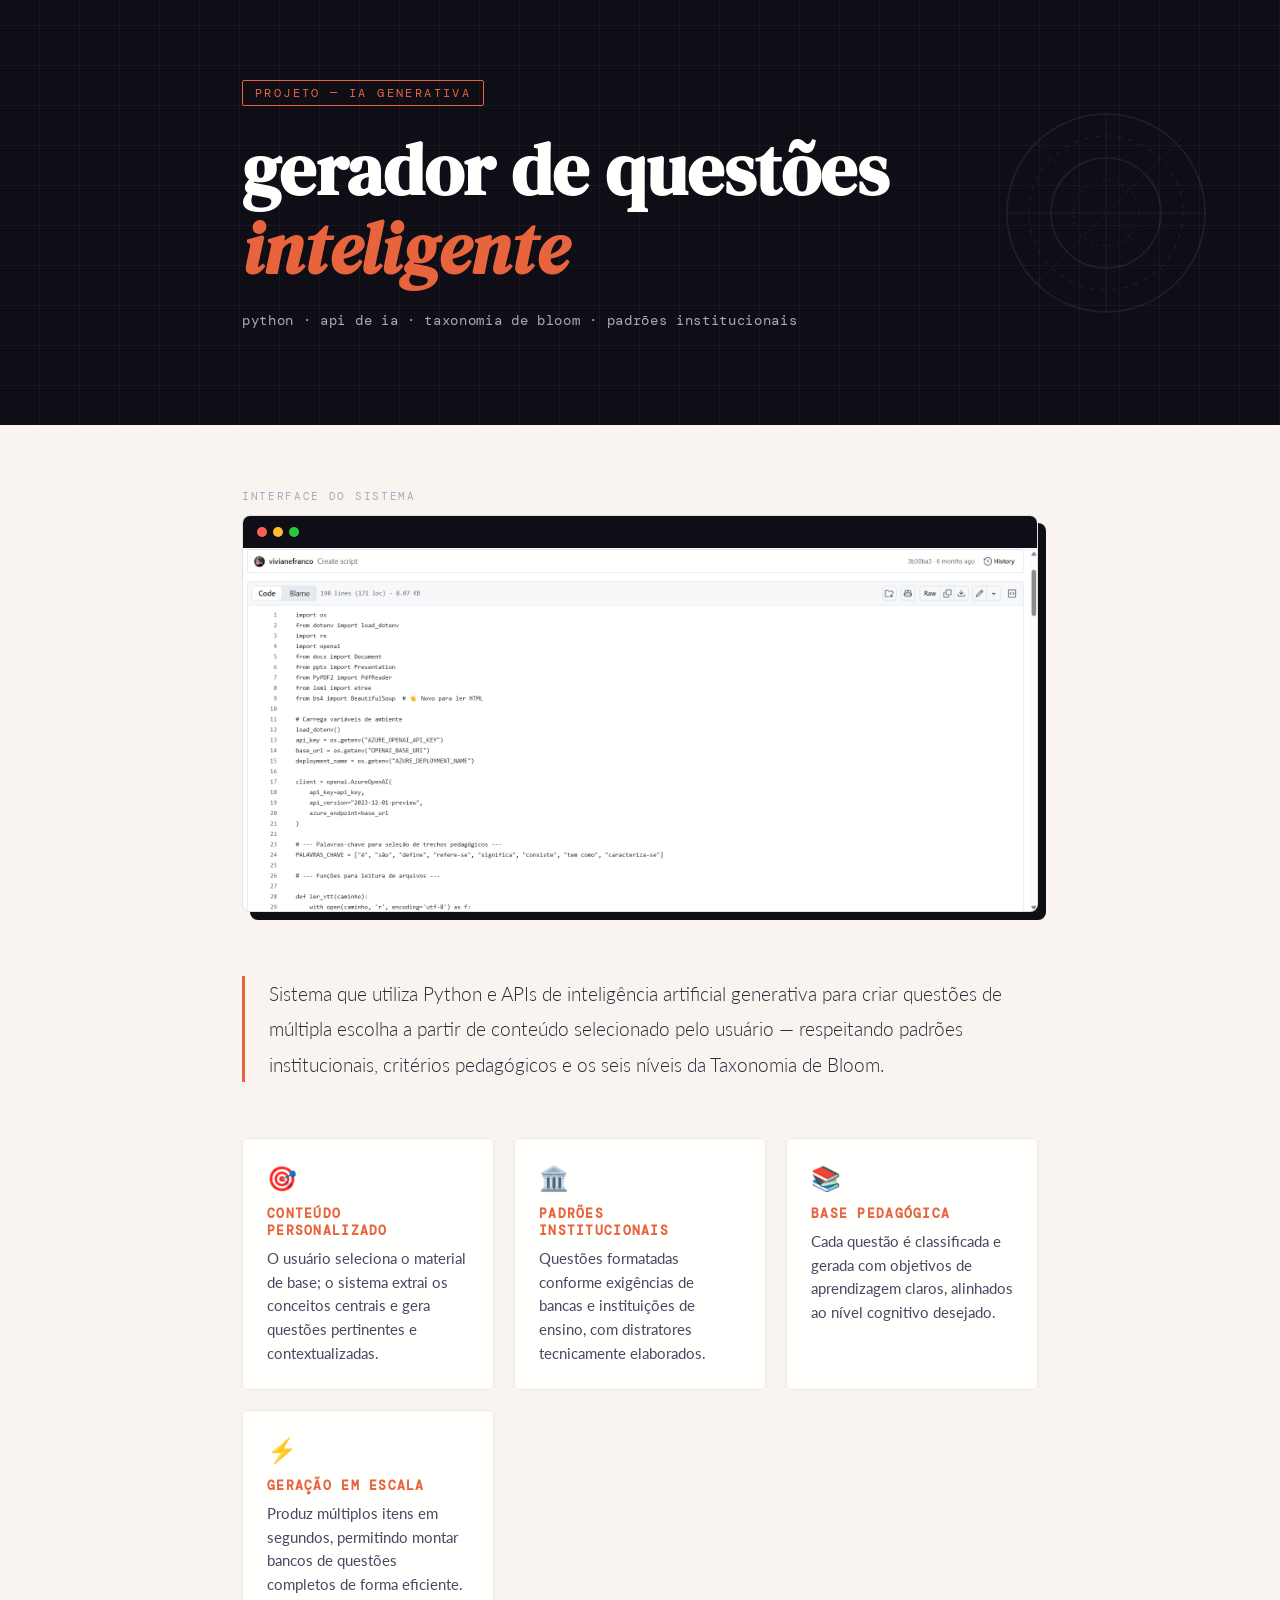
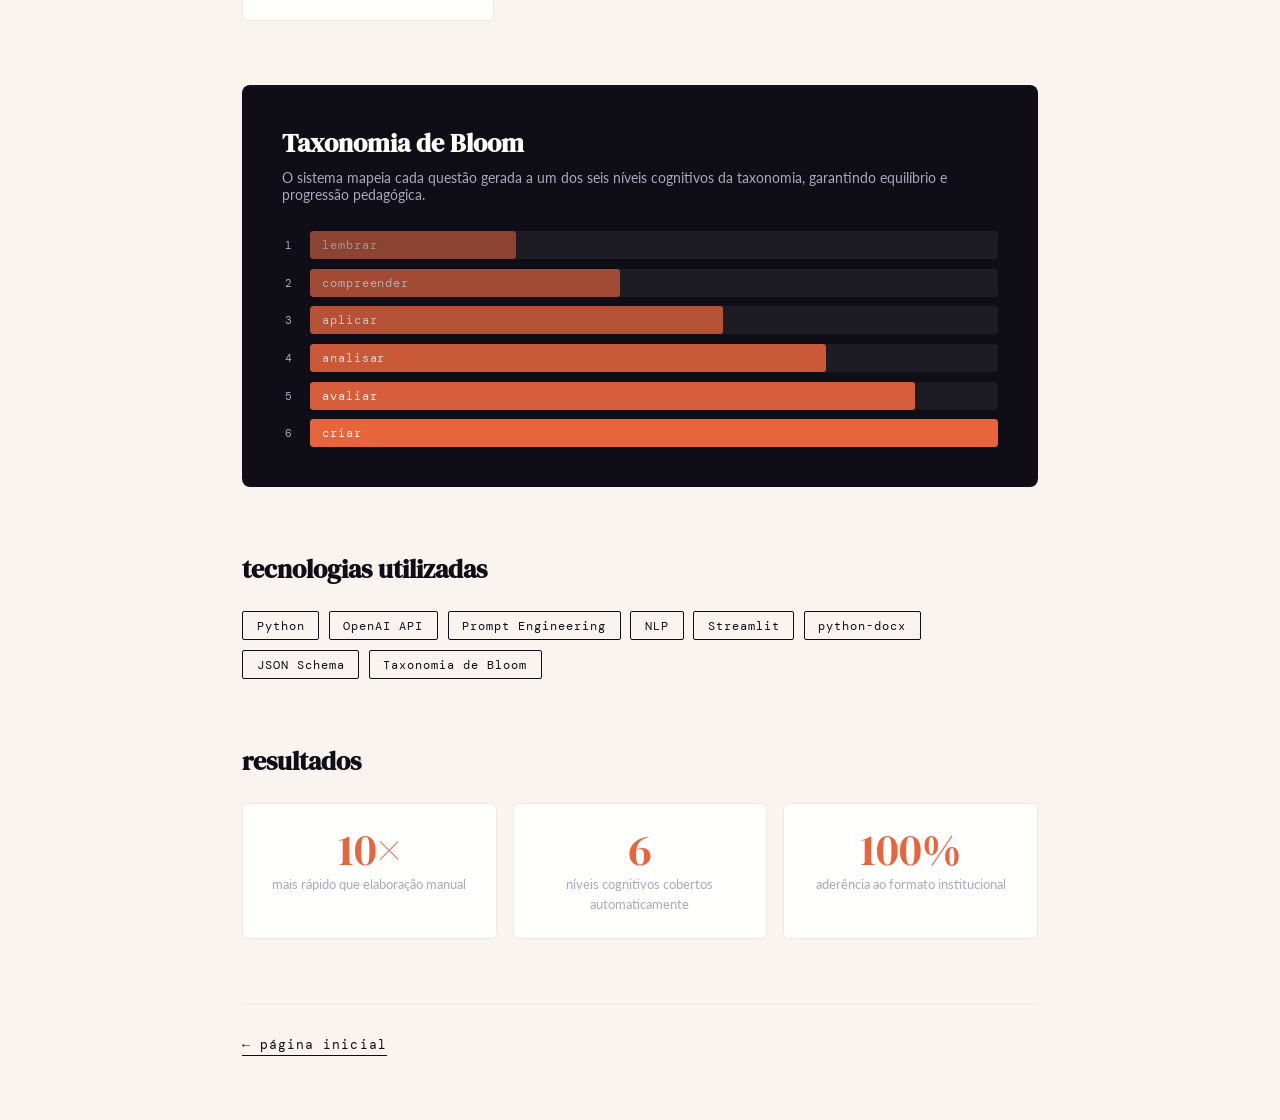
<file: projeto3.html>
<!DOCTYPE html>
<html lang="pt-BR">
<head>
    <meta charset="UTF-8">
    <meta name="viewport" content="width=device-width, initial-scale=1.0">
    <title>gerador de questões com IA</title>
    <link rel="preconnect" href="https://fonts.googleapis.com">
    <link href="https://fonts.googleapis.com/css2?family=DM+Serif+Display:ital@0;1&family=DM+Mono:wght@400;500&family=Lato:wght@300;400;700&display=swap" rel="stylesheet">
    <style>
        :root {
            --ink: #0f0e17;
            --paper: #f9f4ef;
            --accent: #e8643c;
            --muted: #a7a9be;
            --light: #fffffe;
            --mid: #eee8e0;
        }

        *, *::before, *::after { box-sizing: border-box; margin: 0; padding: 0; }

        body {
            font-family: 'Lato', sans-serif;
            background: var(--paper);
            color: var(--ink);
            min-height: 100vh;
        }

        /* ── HEADER ── */
        header {
            position: relative;
            padding: 5rem 2rem 6rem;
            overflow: hidden;
            background: var(--ink);
        }

        header::before {
            content: '';
            position: absolute;
            inset: 0;
            background:
                repeating-linear-gradient(0deg, transparent, transparent 39px, rgba(255,255,255,0.04) 39px, rgba(255,255,255,0.04) 40px),
                repeating-linear-gradient(90deg, transparent, transparent 39px, rgba(255,255,255,0.04) 39px, rgba(255,255,255,0.04) 40px);
        }

        .header-tag {
            font-family: 'DM Mono', monospace;
            font-size: 0.75rem;
            letter-spacing: 0.2em;
            text-transform: uppercase;
            color: var(--accent);
            display: inline-block;
            border: 1px solid var(--accent);
            padding: 0.25rem 0.75rem;
            border-radius: 2px;
            margin-bottom: 1.5rem;
            position: relative;
            animation: fadeUp 0.6s ease both;
        }

        h1 {
            font-family: 'DM Serif Display', serif;
            font-size: clamp(2.4rem, 6vw, 4.5rem);
            color: var(--light);
            line-height: 1.1;
            max-width: 700px;
            position: relative;
            animation: fadeUp 0.6s 0.1s ease both;
        }

        h1 em {
            font-style: italic;
            color: var(--accent);
        }

        .header-sub {
            font-family: 'DM Mono', monospace;
            font-size: 0.85rem;
            color: var(--muted);
            margin-top: 1.5rem;
            position: relative;
            animation: fadeUp 0.6s 0.2s ease both;
            letter-spacing: 0.05em;
        }

        .header-decoration {
            position: absolute;
            right: 5%;
            top: 50%;
            transform: translateY(-50%);
            width: 220px;
            height: 220px;
            opacity: 0.07;
            animation: spin 30s linear infinite;
        }

        /* ── MAIN CONTAINER ── */
        .container {
            max-width: 860px;
            margin: 0 auto;
            padding: 4rem 2rem;
        }

        /* ── SCREENSHOT BLOCK ── */
        .screenshot-wrap {
            position: relative;
            margin-bottom: 4rem;
            animation: fadeUp 0.7s 0.3s ease both;
        }

        .screenshot-label {
            font-family: 'DM Mono', monospace;
            font-size: 0.7rem;
            letter-spacing: 0.15em;
            text-transform: uppercase;
            color: var(--muted);
            margin-bottom: 0.75rem;
        }

        .screenshot-frame {
            border: 1px solid rgba(15,14,23,0.12);
            border-radius: 8px;
            overflow: hidden;
            box-shadow: 8px 8px 0px var(--ink);
            background: var(--light);
        }

        .screenshot-bar {
            background: var(--ink);
            height: 32px;
            display: flex;
            align-items: center;
            gap: 6px;
            padding: 0 14px;
        }

        .dot {
            width: 10px; height: 10px;
            border-radius: 50%;
            background: var(--muted);
            opacity: 0.4;
        }
        .dot:nth-child(1) { background: #ff5f57; opacity: 1; }
        .dot:nth-child(2) { background: #ffbd2e; opacity: 1; }
        .dot:nth-child(3) { background: #28c840; opacity: 1; }

        .screenshot-wrap img {
            width: 100%;
            height: auto;
            display: block;
        }

        .screenshot-placeholder {
            width: 100%;
            height: 280px;
            background: linear-gradient(135deg, #1a1a2e 0%, #16213e 50%, #0f3460 100%);
            display: flex;
            align-items: center;
            justify-content: center;
            color: rgba(255,255,255,0.2);
            font-family: 'DM Mono', monospace;
            font-size: 0.85rem;
            letter-spacing: 0.1em;
        }

        /* ── SECTION INTRO ── */
        .intro-text {
            font-size: 1.2rem;
            line-height: 1.85;
            color: #2d2b3d;
            font-weight: 300;
            margin-bottom: 3.5rem;
            border-left: 3px solid var(--accent);
            padding-left: 1.5rem;
            animation: fadeUp 0.7s 0.4s ease both;
        }

        /* ── SECTION TITLE ── */
        .section-title {
            font-family: 'DM Serif Display', serif;
            font-size: 1.6rem;
            margin-bottom: 1.5rem;
            color: var(--ink);
        }

        /* ── FEATURE GRID ── */
        .feature-grid {
            display: grid;
            grid-template-columns: repeat(auto-fit, minmax(240px, 1fr));
            gap: 1.25rem;
            margin-bottom: 4rem;
            animation: fadeUp 0.7s 0.5s ease both;
        }

        .feature-card {
            background: var(--light);
            border: 1px solid var(--mid);
            border-radius: 6px;
            padding: 1.5rem;
            transition: transform 0.2s, box-shadow 0.2s;
        }

        .feature-card:hover {
            transform: translateY(-3px);
            box-shadow: 4px 4px 0 var(--ink);
        }

        .feature-icon {
            font-size: 1.5rem;
            margin-bottom: 0.75rem;
            display: block;
        }

        .feature-card h3 {
            font-family: 'DM Mono', monospace;
            font-size: 0.8rem;
            text-transform: uppercase;
            letter-spacing: 0.1em;
            color: var(--accent);
            margin-bottom: 0.5rem;
        }

        .feature-card p {
            font-size: 0.92rem;
            line-height: 1.6;
            color: #4a4860;
        }

        /* ── BLOOM SECTION ── */
        .bloom-section {
            background: var(--ink);
            color: var(--light);
            border-radius: 8px;
            padding: 2.5rem;
            margin-bottom: 4rem;
            animation: fadeUp 0.7s 0.6s ease both;
        }

        .bloom-section .section-title {
            color: var(--light);
            margin-bottom: 0.5rem;
        }

        .bloom-intro {
            color: var(--muted);
            font-size: 0.9rem;
            margin-bottom: 1.75rem;
        }

        .bloom-levels {
            display: flex;
            flex-direction: column;
            gap: 0.6rem;
        }

        .bloom-level {
            display: flex;
            align-items: center;
            gap: 1rem;
        }

        .bloom-bar-wrap {
            flex: 1;
            height: 28px;
            background: rgba(255,255,255,0.06);
            border-radius: 3px;
            overflow: hidden;
            position: relative;
        }

        .bloom-bar {
            height: 100%;
            background: var(--accent);
            border-radius: 3px;
            display: flex;
            align-items: center;
            padding-left: 0.75rem;
            font-family: 'DM Mono', monospace;
            font-size: 0.72rem;
            letter-spacing: 0.08em;
            color: var(--light);
            transform-origin: left;
            animation: growBar 1s 0.9s ease both;
        }

        .bloom-level-num {
            font-family: 'DM Mono', monospace;
            font-size: 0.7rem;
            color: var(--muted);
            width: 12px;
            text-align: center;
        }

        @keyframes growBar {
            from { transform: scaleX(0); }
            to { transform: scaleX(1); }
        }

        /* ── TECH STACK ── */
        .tech-section {
            margin-bottom: 4rem;
            animation: fadeUp 0.7s 0.7s ease both;
        }

        .tech-tags {
            display: flex;
            flex-wrap: wrap;
            gap: 0.6rem;
            margin-top: 1rem;
        }

        .tech-tag {
            font-family: 'DM Mono', monospace;
            font-size: 0.78rem;
            letter-spacing: 0.08em;
            padding: 0.35rem 0.85rem;
            border: 1.5px solid var(--ink);
            border-radius: 2px;
            background: transparent;
            transition: background 0.2s, color 0.2s;
            cursor: default;
        }

        .tech-tag:hover {
            background: var(--ink);
            color: var(--light);
        }

        /* ── RESULTS ── */
        .results-section {
            margin-bottom: 4rem;
            animation: fadeUp 0.7s 0.75s ease both;
        }

        .results-grid {
            display: grid;
            grid-template-columns: repeat(3, 1fr);
            gap: 1rem;
            margin-top: 1.5rem;
        }

        .result-card {
            background: var(--light);
            border: 1px solid var(--mid);
            border-radius: 6px;
            padding: 1.5rem 1rem;
            text-align: center;
        }

        .result-number {
            font-family: 'DM Serif Display', serif;
            font-size: 2.8rem;
            color: var(--accent);
            line-height: 1;
            display: block;
        }

        .result-label {
            font-size: 0.82rem;
            color: var(--muted);
            margin-top: 0.4rem;
            line-height: 1.4;
        }

        /* ── BACK BUTTON ── */
        .nav-row {
            display: flex;
            justify-content: space-between;
            align-items: center;
            padding-top: 2rem;
            border-top: 1px solid var(--mid);
            animation: fadeUp 0.7s 0.85s ease both;
        }

        .back-button {
            font-family: 'DM Mono', monospace;
            font-size: 0.82rem;
            letter-spacing: 0.08em;
            color: var(--ink);
            text-decoration: none;
            display: inline-flex;
            align-items: center;
            gap: 0.5rem;
            border-bottom: 1px solid currentColor;
            padding-bottom: 2px;
            transition: color 0.2s;
        }

        .back-button:hover { color: var(--accent); }

        .github-link {
            font-family: 'DM Mono', monospace;
            font-size: 0.82rem;
            letter-spacing: 0.08em;
            color: var(--light);
            background: var(--ink);
            text-decoration: none;
            padding: 0.5rem 1.25rem;
            border-radius: 3px;
            transition: background 0.2s;
        }

        .github-link:hover { background: var(--accent); }

        /* ── ANIMATIONS ── */
        @keyframes fadeUp {
            from { opacity: 0; transform: translateY(18px); }
            to { opacity: 1; transform: translateY(0); }
        }

        @keyframes spin {
            to { transform: translateY(-50%) rotate(360deg); }
        }

        /* ── RESPONSIVE ── */
        @media (max-width: 600px) {
            .results-grid { grid-template-columns: 1fr; }
            .header-decoration { display: none; }
        }
    </style>
</head>
<body>

<header>
    <div class="header-decoration">
        <svg viewBox="0 0 200 200" fill="none" xmlns="http://www.w3.org/2000/svg">
            <circle cx="100" cy="100" r="90" stroke="white" stroke-width="1.5"/>
            <circle cx="100" cy="100" r="70" stroke="white" stroke-width="1" stroke-dasharray="4 6"/>
            <circle cx="100" cy="100" r="50" stroke="white" stroke-width="1.5"/>
            <circle cx="100" cy="100" r="30" stroke="white" stroke-width="1" stroke-dasharray="2 4"/>
            <line x1="10" y1="100" x2="190" y2="100" stroke="white" stroke-width="0.8"/>
            <line x1="100" y1="10" x2="100" y2="190" stroke="white" stroke-width="0.8"/>
            <line x1="27" y1="27" x2="173" y2="173" stroke="white" stroke-width="0.5"/>
            <line x1="173" y1="27" x2="27" y2="173" stroke="white" stroke-width="0.5"/>
        </svg>
    </div>

    <div class="container" style="padding-top:0; padding-bottom:0;">
        <div class="header-tag">projeto — ia generativa</div>
        <h1>gerador de questões <em>inteligente</em></h1>
        <p class="header-sub">python · api de ia · taxonomia de bloom · padrões institucionais</p>
    </div>
</header>

<div class="container">

    <!-- SCREENSHOT -->
    <div class="screenshot-wrap">
        <div class="screenshot-label">interface do sistema</div>
        <div class="screenshot-frame">
            <div class="screenshot-bar">
                <div class="dot"></div>
                <div class="dot"></div>
                <div class="dot"></div>
            </div>
            <img src="images/gerador_questoes.png" alt="Interface do Gerador de Questões com IA"
                 onerror="this.style.display='none'; this.nextElementSibling.style.display='flex';">
            <div class="screenshot-placeholder" style="display:none;">[ screenshot do sistema ]</div>
        </div>
    </div>

    <!-- INTRO -->
    <p class="intro-text">
        Sistema que utiliza Python e APIs de inteligência artificial generativa para criar questões de múltipla escolha a partir de conteúdo selecionado pelo usuário — respeitando padrões institucionais, critérios pedagógicos e os seis níveis da Taxonomia de Bloom.
    </p>

    <!-- FEATURES -->
    <div class="feature-grid">
        <div class="feature-card">
            <span class="feature-icon">🎯</span>
            <h3>conteúdo personalizado</h3>
            <p>O usuário seleciona o material de base; o sistema extrai os conceitos centrais e gera questões pertinentes e contextualizadas.</p>
        </div>
        <div class="feature-card">
            <span class="feature-icon">🏛️</span>
            <h3>padrões institucionais</h3>
            <p>Questões formatadas conforme exigências de bancas e instituições de ensino, com distratores tecnicamente elaborados.</p>
        </div>
        <div class="feature-card">
            <span class="feature-icon">📚</span>
            <h3>base pedagógica</h3>
            <p>Cada questão é classificada e gerada com objetivos de aprendizagem claros, alinhados ao nível cognitivo desejado.</p>
        </div>
        <div class="feature-card">
            <span class="feature-icon">⚡</span>
            <h3>geração em escala</h3>
            <p>Produz múltiplos itens em segundos, permitindo montar bancos de questões completos de forma eficiente.</p>
        </div>
    </div>

    <!-- BLOOM -->
    <div class="bloom-section">
        <h2 class="section-title">Taxonomia de Bloom</h2>
        <p class="bloom-intro">O sistema mapeia cada questão gerada a um dos seis níveis cognitivos da taxonomia, garantindo equilíbrio e progressão pedagógica.</p>
        <div class="bloom-levels">
            <div class="bloom-level">
                <span class="bloom-level-num">1</span>
                <div class="bloom-bar-wrap">
                    <div class="bloom-bar" style="width:30%; opacity:0.55;">lembrar</div>
                </div>
            </div>
            <div class="bloom-level">
                <span class="bloom-level-num">2</span>
                <div class="bloom-bar-wrap">
                    <div class="bloom-bar" style="width:45%; opacity:0.65;">compreender</div>
                </div>
            </div>
            <div class="bloom-level">
                <span class="bloom-level-num">3</span>
                <div class="bloom-bar-wrap">
                    <div class="bloom-bar" style="width:60%; opacity:0.75;">aplicar</div>
                </div>
            </div>
            <div class="bloom-level">
                <span class="bloom-level-num">4</span>
                <div class="bloom-bar-wrap">
                    <div class="bloom-bar" style="width:75%; opacity:0.85;">analisar</div>
                </div>
            </div>
            <div class="bloom-level">
                <span class="bloom-level-num">5</span>
                <div class="bloom-bar-wrap">
                    <div class="bloom-bar" style="width:88%; opacity:0.92;">avaliar</div>
                </div>
            </div>
            <div class="bloom-level">
                <span class="bloom-level-num">6</span>
                <div class="bloom-bar-wrap">
                    <div class="bloom-bar" style="width:100%;">criar</div>
                </div>
            </div>
        </div>
    </div>

    <!-- TECH STACK -->
    <div class="tech-section">
        <h2 class="section-title">tecnologias utilizadas</h2>
        <div class="tech-tags">
            <span class="tech-tag">Python</span>
            <span class="tech-tag">OpenAI API</span>
            <span class="tech-tag">Prompt Engineering</span>
            <span class="tech-tag">NLP</span>
            <span class="tech-tag">Streamlit</span>
            <span class="tech-tag">python-docx</span>
            <span class="tech-tag">JSON Schema</span>
            <span class="tech-tag">Taxonomia de Bloom</span>
        </div>
    </div>

    <!-- RESULTS -->
    <div class="results-section">
        <h2 class="section-title">resultados</h2>
        <div class="results-grid">
            <div class="result-card">
                <span class="result-number">10×</span>
                <span class="result-label">mais rápido que elaboração manual</span>
            </div>
            <div class="result-card">
                <span class="result-number">6</span>
                <span class="result-label">níveis cognitivos cobertos automaticamente</span>
            </div>
            <div class="result-card">
                <span class="result-number">100%</span>
                <span class="result-label">aderência ao formato institucional</span>
            </div>
        </div>
    </div>

    <!-- NAV -->
    <div class="nav-row">
        <a href="index.html" class="back-button">← página inicial</a>
    </div>

</div>

</body>
</html>
</file>
